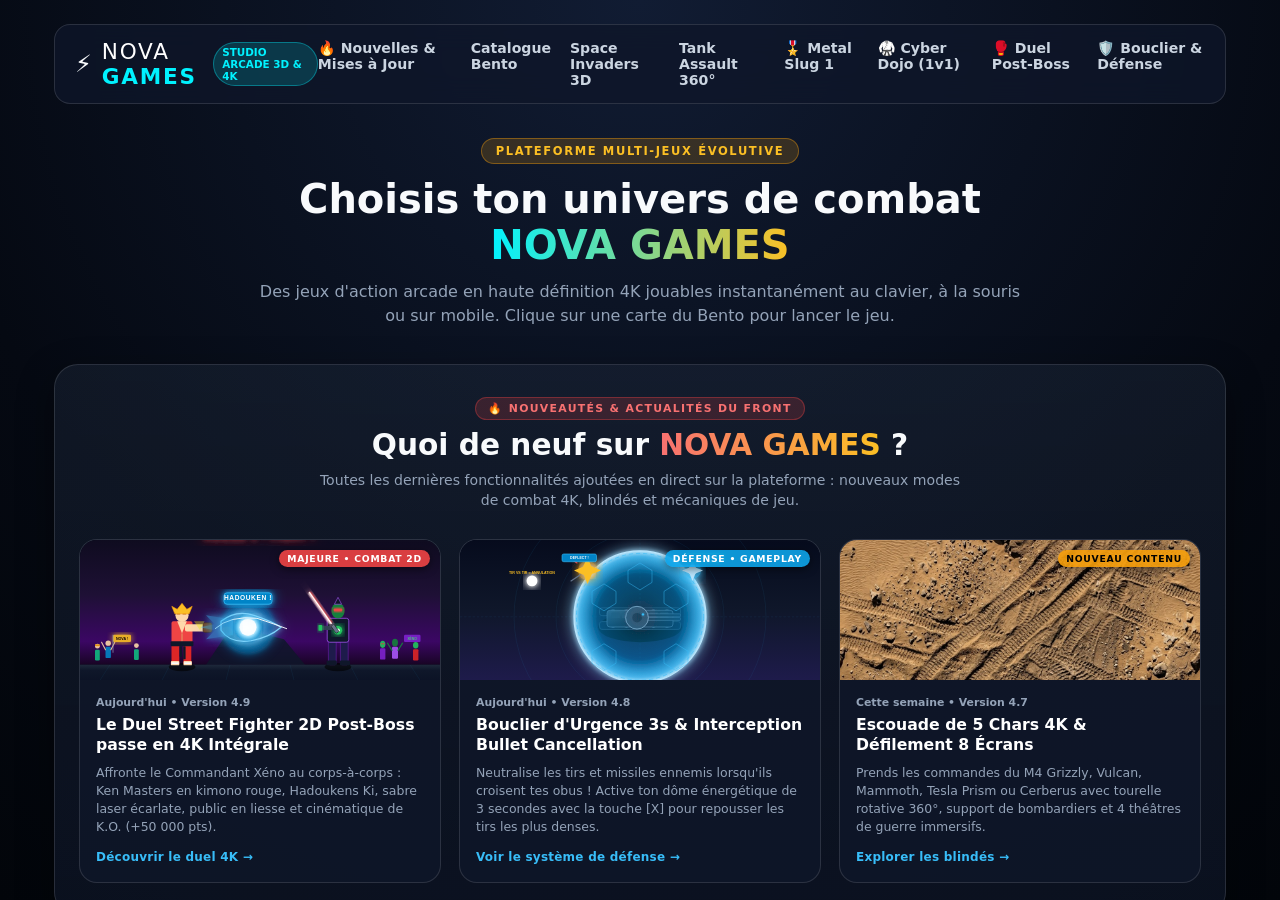
<file: index.html>
<!DOCTYPE html>
<html lang="fr">
<head>
  <meta charset="UTF-8">
  <meta name="viewport" content="width=device-width, initial-scale=1.0">
  <title>NOVA Dual Warfare V4 — Space Invaders 3D & Tank Assault</title>
  
  <!-- Open Graph / Social Media -->
  <meta property="og:title" content="NOVA Dual Warfare V4 — Space Invaders 3D & Tank Assault">
  <meta property="og:description" content="2 Jeux en 1 : Défendez l'espace dans NOVA Space Invaders 3D ou prenez les commandes d'un blindé à tourelle 360° dans NOVA Tank Assault !">
  <meta property="og:image" content="https://nova-space-invaders.vercel.app/og-image.png">
  <meta property="og:url" content="https://nova-space-invaders.vercel.app">
  <meta property="og:type" content="website">
  
  <!-- Twitter -->
  <meta name="twitter:card" content="summary_large_image">
  <meta name="twitter:title" content="NOVA Dual Warfare V4 — Space Invaders 3D & Tank Assault">
  <meta name="twitter:description" content="2 Jeux en 1 : Défendez l'espace dans NOVA Space Invaders 3D ou prenez les commandes d'un blindé à tourelle 360° dans NOVA Tank Assault !">
  <meta name="twitter:image" content="https://nova-space-invaders.vercel.app/og-image.png">

  <link rel="stylesheet" href="styles.css?v=54">
</head>
<body data-biome="campagne" data-game="space">
  <!-- =========================================================
       PORTAIL D'ACCUEIL : NOVA GAMES (BENTO GRID + DESCRIPTIONS)
       ========================================================= -->
  <section id="novaGamesPortal" class="nova-portal">
    <div class="portal-container">
      <header class="portal-header">
        <div class="portal-brand">
          <span class="portal-logo-icon">⚡</span>
          <span class="portal-logo-text">NOVA <strong>GAMES</strong></span>
          <span class="portal-tag">STUDIO ARCADE 3D & 4K</span>
        </div>
        <nav class="portal-nav">
          <a href="#portalNews" class="portal-nav-link">🔥 Nouvelles & Mises à Jour</a>
          <a href="#bentoCatalog" class="portal-nav-link">Catalogue Bento</a>
          <a href="#descSpaceInvaders" class="portal-nav-link">Space Invaders 3D</a>
          <a href="#descTankAssault" class="portal-nav-link">Tank Assault 360°</a>
          <a href="#descMetalSlug" class="portal-nav-link">🎖️ Metal Slug 1</a>
          <a href="#descCyberDojo" class="portal-nav-link">🥋 Cyber Dojo (1v1)</a>
          <a href="#descNovaFighter" class="portal-nav-link">🥊 Duel Post-Boss</a>
          <a href="#descDefense" class="portal-nav-link">🛡️ Bouclier & Défense</a>
        </nav>
      </header>

      <div class="portal-hero">
        <div class="portal-hero-badge">PLATEFORME MULTI-JEUX ÉVOLUTIVE</div>
        <h1 class="portal-hero-title">Choisis ton univers de combat <span>NOVA GAMES</span></h1>
        <p class="portal-hero-sub">Des jeux d'action arcade en haute définition 4K jouables instantanément au clavier, à la souris ou sur mobile. Clique sur une carte du Bento pour lancer le jeu.</p>
      </div>

      <!-- SECTION DERNIÈRES NOUVELLES & ACTUALITÉS NOVA GAMES -->
      <section id="portalNews" class="portal-news-section">
        <div class="news-header">
          <div class="news-badge">🔥 NOUVEAUTÉS & ACTUALITÉS DU FRONT</div>
          <h2 class="news-title">Quoi de neuf sur <span>NOVA GAMES</span> ?</h2>
          <p class="news-sub">Toutes les dernières fonctionnalités ajoutées en direct sur la plateforme : nouveaux modes de combat 4K, blindés et mécaniques de jeu.</p>
        </div>

        <div class="portal-news-grid">
          <!-- News Card 1 : Duel 2D Street Fighter 4K -->
          <article class="news-card" onclick="document.getElementById('descNovaFighter').scrollIntoView({ behavior: 'smooth' });">
            <div class="news-card-thumb">
              <img src="duel_street_fighter_showcase.svg" alt="Duel Street Fighter 4K" class="news-img">
              <span class="news-tag tag-red">MAJEURE • COMBAT 2D</span>
            </div>
            <div class="news-card-body">
              <div class="news-date">Aujourd'hui • Version 4.9</div>
              <h3>Le Duel Street Fighter 2D Post-Boss passe en 4K Intégrale</h3>
              <p>Affronte le Commandant Xéno au corps-à-corps : Ken Masters en kimono rouge, Hadoukens Ki, sabre laser écarlate, public en liesse et cinématique de K.O. (+50 000 pts).</p>
              <div class="news-card-footer">
                <span class="news-link">Découvrir le duel 4K →</span>
              </div>
            </div>
          </article>

          <!-- News Card 2 : Bouclier & Interception de Tirs -->
          <article class="news-card" onclick="document.getElementById('descDefense').scrollIntoView({ behavior: 'smooth' });">
            <div class="news-card-thumb">
              <img src="shield_defense_showcase.svg" alt="Bouclier 3s et Tir vs Tir" class="news-img">
              <span class="news-tag tag-cyan">DÉFENSE • GAMEPLAY</span>
            </div>
            <div class="news-card-body">
              <div class="news-date">Aujourd'hui • Version 4.8</div>
              <h3>Bouclier d'Urgence 3s & Interception Bullet Cancellation</h3>
              <p>Neutralise les tirs et missiles ennemis lorsqu'ils croisent tes obus ! Active ton dôme énergétique de 3 secondes avec la touche [X] pour repousser les tirs les plus denses.</p>
              <div class="news-card-footer">
                <span class="news-link">Voir le système de défense →</span>
              </div>
            </div>
          </article>

          <!-- News Card 3 : 5 Blindés & Nouveaux Théâtres -->
          <article class="news-card" onclick="document.getElementById('descTankAssault').scrollIntoView({ behavior: 'smooth' });">
            <div class="news-card-thumb">
              <img src="bg_tank_desert_4k.jpg" alt="Tank Assault 5 Chars" class="news-img">
              <span class="news-tag tag-amber">NOUVEAU CONTENU</span>
            </div>
            <div class="news-card-body">
              <div class="news-date">Cette semaine • Version 4.7</div>
              <h3>Escouade de 5 Chars 4K & Défilement 8 Écrans</h3>
              <p>Prends les commandes du M4 Grizzly, Vulcan, Mammoth, Tesla Prism ou Cerberus avec tourelle rotative 360°, support de bombardiers et 4 théâtres de guerre immersifs.</p>
              <div class="news-card-footer">
                <span class="news-link">Explorer les blindés →</span>
              </div>
            </div>
          </article>
        </div>
      </section>

      <!-- SECTION BENTO POUR LES JEUX -->
      <div id="bentoCatalog" class="bento-grid">
        <!-- Carte Bento Principale 1 : NOVA SPACE INVADERS 3D -->
        <article class="bento-card bento-featured bento-space" data-launch-game="space">
          <img src="bg_campagne_4k.jpg" alt="Nova Space Invaders 3D" class="bento-bg">
          <div class="bento-overlay"></div>
          <div class="bento-content">
            <div class="bento-top-row">
              <span class="bento-pill">JEU #1 • SHOOT 'EM UP SPATIAL</span>
              <span class="bento-status">DISPONIBLE EN 4K</span>
            </div>
            <div class="bento-main-info">
              <div class="bento-floating-sprites">
                <img src="ship_nova.png" alt="Nova Ship" class="bento-sprite">
                <img src="enemy_campagne_wasp_4k.png" alt="Drone 4K" class="bento-sprite">
              </div>
              <h2>🚀 NOVA SPACE INVADERS 3D</h2>
              <p>Défends la Terre à travers 3 Biomes 3D 4K (Campagne, Montagne, Océan) avec 5 vaisseaux, 8 armes tactiques et des dialogues Comm-Link interactifs.</p>
              <div class="bento-actions">
                <button class="bento-play-btn" data-launch-game="space">▶ JOUER À SPACE INVADERS</button>
                <a href="#descSpaceInvaders" class="bento-info-link" onclick="event.stopPropagation();">Voir la fiche ↓</a>
              </div>
            </div>
          </div>
        </article>

        <!-- Carte Bento Principale 2 : NOVA TANK ASSAULT 360° -->
        <article class="bento-card bento-featured bento-tank" data-launch-game="tank">
          <img src="bg_tank_ww2_4k.jpg" alt="Nova Tank Assault 360" class="bento-bg">
          <div class="bento-overlay"></div>
          <div class="bento-content">
            <div class="bento-top-row">
              <span class="bento-pill bento-pill-amber">JEU #2 • BEAT 'EM ALL TERRESTRE</span>
              <span class="bento-status bento-status-amber">NOUVEAU • VUE DRONE 90°</span>
            </div>
            <div class="bento-main-info">
              <div class="bento-floating-sprites">
                <img src="tank_chassis_4k.png" alt="Tank 4K" class="bento-sprite">
                <img src="tank_enemy_predator_4k.png" alt="Predator 4K" class="bento-sprite">
              </div>
              <h2>🛡️ NOVA TANK ASSAULT 360°</h2>
              <p>Pilote un blindé en vue aérienne sur une route sinueuse de 8 écrans : braque à gauche/droite dans les virages, ramasse les caisses bonus, tourne ta tourelle à 360° et appelle les bombardiers !</p>
              <div class="bento-actions">
                <button class="bento-play-btn bento-play-amber" data-launch-game="tank">▶ JOUER À TANK ASSAULT</button>
                <a href="#descTankAssault" class="bento-info-link" onclick="event.stopPropagation();">Voir la fiche ↓</a>
              </div>
            </div>
          </div>
        </article>

        <!-- Carte Bento Principale 3 : DUEL 2D STREET FIGHTER (CLIMAX POST-BOSS) -->
        <article class="bento-card bento-featured bento-duel" onclick="document.getElementById('descNovaFighter').scrollIntoView({ behavior: 'smooth' });">
          <img src="duel_street_fighter_showcase.svg" alt="Duel 2D Street Fighter Ken Masters vs Commandant Xéno" class="bento-bg">
          <div class="bento-overlay bento-overlay-red"></div>
          <div class="bento-content">
            <div class="bento-top-row">
              <span class="bento-pill bento-pill-red">NOUVEAU GAMEPLAY • COMBAT 2D</span>
              <span class="bento-status bento-status-red">CLIMAX POST-BOSS EN ARÈNE</span>
            </div>
            <div class="bento-main-info">
              <h2>🥊 LE DUEL 2D STREET FIGHTER // KEN MASTERS</h2>
              <p>À chaque Boss terrassé, descends de ton blindé ou de ton vaisseau ! Incarne <strong>Ken Masters</strong> en tenue rouge et affronte le <strong>Commandant Xéno</strong> au corps-à-corps dans une arène 2D rythmée par la foule : Hadoukens dévastateurs, coups de poing, coups de pied, sabre laser alien et cinématique de K.O. pour un bonus de <strong>+50 000 PTS</strong> !</p>
              <div class="bento-actions">
                <button class="bento-play-btn bento-play-red" data-launch-game="tank">▶ COMBATTRE EN MODE TANK</button>
                <button class="bento-play-btn" data-launch-game="space">🚀 COMBATTRE EN MODE SPATIAL</button>
                <a href="#descNovaFighter" class="bento-info-link" onclick="event.stopPropagation();">Voir la fiche du duel ↓</a>
              </div>
            </div>
          </div>
        </article>

        <!-- Bento Slot 3 : Arsenal Partagé -->
        <div class="bento-card bento-small bento-arsenal">
          <div class="bento-small-icon">⚡</div>
          <h3>Arsenal Cross-Play (8 Armes)</h3>
          <p>Twin Gatling, Triple Harpon, Cryo-Faisceau, Canon Plasma, Railgun Tesla, Torpille HE et Cluster Bomb disponibles dans chaque jeu.</p>
        </div>

        <!-- Bento Slot 4 : Bouclier & Bullet Cancellation -->
        <div class="bento-card bento-small bento-shield" onclick="document.getElementById('descDefense').scrollIntoView({ behavior: 'smooth' });">
          <img src="shield_defense_showcase.svg" alt="Bouclier et Interception" class="bento-bg" style="opacity: 0.35;">
          <div class="bento-overlay"></div>
          <div class="bento-content" style="position: relative; z-index: 2;">
            <div class="bento-small-icon">🛡️</div>
            <h3>Bouclier 3s & Interception Tir vs Tir</h3>
            <p>Neutralise les missiles ennemis en plein vol et active un dôme énergétique de 3s (3 charges/partie) avec la touche [X] !</p>
          </div>
        </div>

        <!-- Bento Slot 4 : Support Aérien & Boss -->
        <div class="bento-card bento-small bento-airstrike">
          <div class="bento-small-icon">✈️</div>
          <h3>Frappe Aérienne & Grands Boss</h3>
          <p>Appelle une escadrille de bombardiers lourds pour nettoyer la route et affronte un Boss géant à la fin de chaque niveau.</p>
        </div>

        <!-- Carte Bento Principale 4 : JEU #3 - NOVA IRON COMMANDO // METAL SLUG 1 REMAKE -->
        <article class="bento-card bento-featured bento-slug" data-launch-game="slug">
          <img src="bg_tank_predator_4k.jpg" alt="Metal Slug 1 Remake" class="bento-bg" style="opacity: 0.55;">
          <div class="bento-overlay"></div>
          <div class="bento-content">
            <div class="bento-top-row">
              <span class="bento-pill bento-pill-slug">JEU #3 • RUN & GUN 2D ARCADE 60 FPS</span>
              <span class="bento-status bento-status-slug">DISPONIBLE • MISSION 1</span>
            </div>
            <div class="bento-main-info">
              <div class="bento-floating-sprites">
                <img src="pilot_valentin.png" alt="Marco Rossi" class="bento-sprite" style="border-radius: 50%; border: 2px solid #22c55e;">
                <img src="tank_vulcan.png" alt="Metal Slug SV-001" class="bento-sprite">
              </div>
              <h2>🎖️ NOVA IRON COMMANDO // METAL SLUG 1 REMAKE</h2>
              <p>Reprogrammation intégrale de <strong>Metal Slug 1 (1996)</strong> : traverse la jungle fluviale de la Mission 1, libère les otages P.O.W. (<em>"Thank you!"</em>), tranche l'infanterie au couteau, ramasse le <strong>Heavy Machine Gun</strong>, pilote le mythique tank <strong>SV-001 Metal Slug</strong> et détruis le Boss géant <strong>Tetsuyuki</strong> !</p>
              <div class="bento-actions">
                <button class="bento-play-btn bento-play-slug" data-launch-game="slug">▶ JOUER À METAL SLUG (MISSION 1)</button>
                <a href="#descMetalSlug" class="bento-info-link" onclick="event.stopPropagation();">Voir la fiche ↓</a>
              </div>
            </div>
          </div>
        </article>

        <!-- Carte Bento Principale 5 : JEU #4 - NOVA CYBER DOJO 128-BIT (BEST OF 3) -->
        <article class="bento-card bento-featured bento-dojo" data-launch-game="dojo">
          <img src="cyber_dojo_bg.jpg" alt="Nova Cyber Dojo 128-bit" class="bento-bg" style="opacity: 0.65;">
          <div class="bento-overlay"></div>
          <div class="bento-content">
            <div class="bento-top-row">
              <span class="bento-pill bento-pill-dojo">JEU #4 • VERSUS FIGHTING 128-BIT</span>
              <span class="bento-status bento-status-dojo">ARCADE SOLO • BEST OF 3</span>
            </div>
            <div class="bento-main-info">
              <div class="bento-floating-sprites">
                <img src="dojo_sprite_ken.png" alt="Ken Masters" class="bento-sprite" style="height: 60px; filter: drop-shadow(0 0 8px rgba(239, 68, 68, 0.8));">
                <img src="dojo_sprite_shadow_ken.png" alt="Shadow Ken" class="bento-sprite" style="height: 60px; filter: drop-shadow(0 0 8px rgba(168, 85, 247, 0.8));">
              </div>
              <h2>🥋 NOVA CYBER DOJO 128-BIT // KEN MASTERS VS SHADOW KEN</h2>
              <p>Jeu de combat 2D rétro arcade inspiré de <em>Street Fighter Alpha</em> et <em>Capcom vs SNK</em>. Incarne <strong>Ken Masters</strong> en match officiel <strong>Best of 3 Rounds</strong> face à son doppelgänger <strong>Shadow Ken</strong> : Hadouken plasma, Shoryuken de flammes, Tatsumaki, Garde active [Q/←] et jauge de Ki 100% pour déclencher le titanesque <strong>Super Shinryuken</strong> !</p>
              <div class="bento-actions">
                <button class="bento-play-btn bento-play-dojo" data-launch-game="dojo">▶ ENTRER DANS LE DOJO (BEST OF 3)</button>
                <a href="#descCyberDojo" class="bento-info-link" onclick="event.stopPropagation();">Voir la fiche & coups ↓</a>
              </div>
            </div>
          </div>
        </article>
      </div>

      <!-- SECTIONS DESCRIPTIVES DÉTAILLÉES PAR JEU EN BAS DE PAGE -->
      <div class="portal-descriptions">
        <div class="portal-section-header">
          <span>ENCYCLOPÉDIE & PRÉSENTATION DES JEUX</span>
          <h2>Découvre chaque jeu du catalogue NOVA GAMES en détail</h2>
        </div>

        <!-- Section Descriptive Jeu 1 -->
        <section id="descSpaceInvaders" class="game-detail-section">
          <div class="detail-visual">
            <img src="bg_montagne_4k.jpg" alt="Space Invaders 3D Montagne" class="detail-bg-img">
            <div class="detail-Visual-badges">
              <span>🌾 Campagne 3D</span>
              <span>🏔️ Montagne 3D</span>
              <span>🌊 Océan 3D</span>
            </div>
          </div>
          <div class="detail-text">
            <div class="detail-tag">FICHE OFFICIELLE • JEU #1</div>
            <h3>🚀 NOVA SPACE INVADERS 3D — Tactical Biomes</h3>
            <p>Un Shoot 'em Up spatial revisité en profondeur avec de véritables panoramas 3D 4K et une faune ennemie propre à chaque secteur terrestre et sous-marin.</p>
            <ul class="detail-features">
              <li><strong>3 Biomes 3D 4K</strong> : Collines dorées de Beauce, sommets glacés du Mont-Blanc et abysses bioluminescents de la Fosse des Mariannes.</li>
              <li><strong>5 Vaisseaux & 8 Armes au choix</strong> : Personnalise indépendamment ton chasseur (Nova, Viper, Goliath, Phantom, Orion) et ton armement principal.</li>
              <li><strong>Comm-Link Interactif</strong> : Boîte de dialogue radio en temps réel entre ton pilote et les Seigneurs Ennemis avec réponses tactiques.</li>
              <li><strong>Contrôles Hybrides</strong> : Jouable à une main à la souris (déplacement + clic + molette d'armes), au clavier ou au tactile sur mobile.</li>
              <li><strong>Climax Post-Boss & Défense Active</strong> : Élimine le Boss pour déclencher le duel 2D Ken Masters façon Street Fighter et utilise le bouclier 3s (`[X]`) pour repousser les tirs les plus denses !</li>
            </ul>
            <button class="bento-play-btn" data-launch-game="space">🚀 LANCER NOVA SPACE INVADERS 3D</button>
          </div>
        </section>

        <!-- Section Descriptive Jeu 2 -->
        <section id="descTankAssault" class="game-detail-section detail-reverse">
          <div class="detail-visual">
            <img src="bg_tank_desert_4k.jpg" alt="Tank Assault Vue Aérienne" class="detail-bg-img">
            <div class="detail-Visual-badges">
              <span>🪖 WW2 1944</span>
              <span>🏜️ Désert</span>
              <span>🛸 Alien Xéno</span>
              <span>🩸 Predator Hunt</span>
            </div>
          </div>
          <div class="detail-text">
            <div class="detail-tag detail-tag-amber">FICHE OFFICIELLE • JEU #2</div>
            <h3>🛡️ NOVA TANK ASSAULT 360° — Beat 'em All Terrestre</h3>
            <p>Prends les commandes d'un char d'assaut suréquipé en <strong>vue aérienne 100 % au sol</strong>. La caméra suit ton blindé le long d'une route sinueuse de 8 écrans jusqu'à la forteresse du Boss.</p>
            <ul class="detail-features">
              <li><strong>Route Sinueuse & Pilotage Actif</strong> : La route tourne à gauche et à droite ! Utilise les flèches pour braquer, suivre le tracé du chemin et éviter les sorties de piste.</li>
              <li><strong>Tourelle Rotative 360° + Canon Frontal</strong> : Pendant que le véhicule avance, oriente ton canon dans toutes les directions pour détruire les tourelles et embuscades sur les bas-côtés.</li>
              <li><strong>Bonus sur la Route & Bombardiers Alliés</strong> : Roule sur les caisses de ravitaillement posées sur la chaussée et appelle une escadrille de 3 bombardiers lourds (`[B]`) pour larguer un tapis de bombes.</li>
              <li><strong>4 Thèmes & 5 Niveaux avec Boss</strong> : Seconde Guerre Mondiale, Campagne du Désert, Invasion Extraterrestre et Jungle Predator (avec chasseurs camouflés et viseur tri-laser).</li>
              <li><strong>Duel au Corps-à-Corps Post-Boss</strong> : Dès que le Boss d'un niveau s'effondre, ton pilote descend du char en kimono rouge pour affronter le chef alien en duel 2D Street Fighter avec Hadoukens et +50 000 pts bonus !</li>
            </ul>
            <button class="bento-play-btn bento-play-amber" data-launch-game="tank">🛡️ LANCER NOVA TANK ASSAULT 360°</button>
          </div>
        </section>

        <!-- Section Descriptive : JEU #3 - METAL SLUG 1 REMAKE -->
        <section id="descMetalSlug" class="game-detail-section slug-detail-section" style="border: 2px solid rgba(34, 197, 94, 0.45); background: radial-gradient(circle at 10% 50%, rgba(22, 101, 52, 0.3) 0%, rgba(15, 23, 42, 0.95) 70%);">
          <div class="detail-visual">
            <img src="bg_tank_predator_4k.jpg" alt="Metal Slug 1 Remake Showcase" class="detail-bg-img" style="border: 2px solid rgba(74, 222, 128, 0.45); box-shadow: 0 12px 35px rgba(34, 197, 94, 0.35);">
            <div class="detail-Visual-badges">
              <span>🎖️ Metal Slug 1</span>
              <span>💣 Heavy Machine Gun</span>
              <span>🛡️ SV-001 Tank</span>
              <span>🪓 Couteau Corps-à-Corps</span>
            </div>
          </div>
          <div class="detail-text">
            <div class="detail-tag detail-tag-green" style="background: rgba(34, 197, 94, 0.2); color: #86efac; border: 1px solid rgba(34, 197, 94, 0.45);">JEU #3 • RUN & GUN 2D PUR ARCADE</div>
            <h3>🎖️ NOVA IRON COMMANDO // Metal Slug 1 Remake</h3>
            <p>La légende de l'arcade Neo-Geo de 1996 réécrite à neuf pour navigateur et PC ! Incarne <strong>Marco Rossi</strong> ou <strong>Tarma Roving</strong> dans une guerre d'action effrénée à 60 FPS.</p>
            <ul class="detail-features">
              <li><strong>Maniabilité Neo-Geo Authentique</strong> : Course, accroupissement pour esquiver les tirs, saut parabolique à hauteur réglable, visée 4-8 directions et attaque automatique au couteau à bout portant.</li>
              <li><strong>Arsenal Dévastateur & Voix Off Mythique</strong> : Pistolet de service, grenades à rebond, et caisses de largage commentées par l'annonceur d'arcade (<em>"HEAVY MACHINE GUN !", "SHOTGUN !", "ROCKET LAUNCHER !"</em>).</li>
              <li><strong>Le Tank SV-001 "Metal Slug"</strong> : Saute dans le blindé mythique parachuté en cours de mission pour écraser les tranchées rebelles avec sa double Gatling 360° et ses obus perforants !</li>
              <li><strong>Sauvetage d'Otages P.O.W.</strong> : Libère les prisonniers de guerre barbus pour recevoir des munitions et des récompenses avec leur célèbre salut (<em>"Thank you!"</em>).</li>
              <li><strong>Boss Géant Mission 1 — TETSUYUKI</strong> : Pulvérise la forteresse fluviale construite dans l'épave d'un bombardier géant quadrimoteur !</li>
            </ul>
            <div class="bento-actions">
              <button class="bento-play-btn bento-play-slug" data-launch-game="slug">▶ DÉMARRER LA MISSION 1 METAL SLUG</button>
            </div>
          </div>
        </section>

        <!-- Section Descriptive Climax : DUEL STREET FIGHTER POST-BOSS -->
        <section id="descNovaFighter" class="game-detail-section fighter-detail-section">
          <div class="detail-visual">
            <img src="duel_street_fighter_showcase.svg" alt="Showcase Duel 2D Street Fighter Ken Masters" class="detail-bg-img" style="border: 2px solid rgba(239, 68, 68, 0.45); box-shadow: 0 12px 35px rgba(239, 68, 68, 0.35);">
            <div class="detail-Visual-badges">
              <span>🥋 Ken Masters</span>
              <span>⚡ Hadouken</span>
              <span>⚔️ Sabre Laser</span>
              <span>🏆 +50 000 Pts</span>
            </div>
          </div>
          <div class="detail-text">
            <div class="detail-tag detail-tag-red">FEATURE MAJEURE • TOUS MODES</div>
            <h3>🥊 NOVA FIGHTER // Le Duel 2D Street Fighter Post-Boss</h3>
            <p>La bataille ne s'arrête pas à la destruction du Boss mécanique ! Dès que le mastodonte explose, le <strong>Commandant Xéno</strong> s'éjecte de son cockpit et le joueur descend de son véhicule pour un <strong>affrontement au corps-à-corps en vue 2D latérale</strong>.</p>
            <ul class="detail-features">
              <li><strong>Combattant Ken Masters</strong> : Incarne le célèbre guerrier en kimono rouge et cheveux blonds. Décoche des coups de poing rapides (`[A]`), des coups de pied circulaires (`[Z]`) et saute par-dessus les tirs (`[↑]`).</li>
              <li><strong>Boules d'Énergie HADOUKEN (`[E]`)</strong> : Projette des sphères de plasma bleu incandescent qui traversent l'arène et peuvent neutraliser les lasers ennemis en plein vol !</li>
              <li><strong>Commandant Xéno & Sabre Laser</strong> : L'ennemi riposte à distance avec son fusil blaster et dégaine un sabre laser écarlate étincelant en combat rapproché.</li>
              <li><strong>Public en Délire & Cinématique de K.O.</strong> : Soldats humains à gauche et créatures xénos à droite acclament chaque frappe. Le K.O. final déclenche une pluie de confettis et un bonus massif de <strong>+50 000 points</strong> !</li>
            </ul>
            <div class="bento-actions">
              <button class="bento-play-btn bento-play-red" data-launch-game="tank">🥊 COMBATTRE (MODE TANK)</button>
              <button class="bento-play-btn" data-launch-game="space">🚀 COMBATTRE (MODE SPATIAL)</button>
            </div>
          </div>
        </section>

        <!-- Section Descriptive : BOUCLIER D'URGENCE & BULLET CANCELLATION -->
        <section id="descDefense" class="game-detail-section detail-reverse defense-detail-section">
          <div class="detail-visual">
            <img src="shield_defense_showcase.svg" alt="Showcase Bouclier et Interception de Tirs" class="detail-bg-img" style="border: 2px solid rgba(56, 189, 248, 0.45); box-shadow: 0 12px 35px rgba(56, 189, 248, 0.35);">
            <div class="detail-Visual-badges">
              <span>🛡️ Bouclier 3s</span>
              <span>💥 Tir vs Tir</span>
              <span>⚡ 3 Charges</span>
              <span>🎯 +50 Pts</span>
            </div>
          </div>
          <div class="detail-text">
            <div class="detail-tag detail-tag-cyan">SYSTÈME DE DÉFENSE TACTIQUE</div>
            <h3>🛡️ Dôme d'Énergie 3s & Interception Bullet Cancellation</h3>
            <p>Une physique d'impact avancée pour récompenser les tirs réflexes et offrir une survie héroïque lors des pluies de projectiles les plus intenses.</p>
            <ul class="detail-features">
              <li><strong>Interception Tir contre Tir</strong> : Si ton tir croise un projectile ou missile ennemi, les deux s'annulent mutuellement dans une gerbe d'étincelles avec un bonus de score immédiat (+50 pts) !</li>
              <li><strong>Bouclier d'Urgence Invulnérable (`[X]` ou `[C]`)</strong> : Déploie instantanément une sphère de force hexagonale cyan pendant <strong>3 secondes</strong> (3 activations par partie). Dévie 100 % des impacts.</li>
              <li><strong>Contrôles Dédiés Mobile & Desktop</strong> : Bouton d'activation direct sur le HUD desktop et sur le dock tactile mobile pour déclencher le dôme en une fraction de seconde.</li>
            </ul>
            <button class="bento-play-btn" data-launch-game="space">🛡️ TESTER LE BOUCLIER EN JEU</button>
          </div>
        </section>
      </div>

      <footer class="portal-footer">
        <div>© 2026 <strong>NOVA GAMES</strong> — Plateforme Arcade Web & Mobile • Zéro installation</div>
      </footer>
    </div>
  </section>

  <aside class="sidebar" id="mainSidebar">
    <div class="sidebar-header-row">
      <h1>NOVA Games <span class="v-badge" id="gameModeBadge">V4</span></h1>
      <button id="sidebarCollapseHeaderBtn" class="sidebar-collapse-btn" title="Rétracter le menu latéral (Touche M)">◀</button>
    </div>
    <button id="backToPortalSidebarBtn" class="portal-back-sidebar-btn" title="Retourner à l'accueil Nova Games">🏠 Accueil Nova Games</button>
    
    <div class="stat-box stat-biome">
      <div class="label" id="sectorLabel">Secteur 3D</div>
      <div class="value biome-badge" id="biomeDisplay">🌾 Campagne</div>
    </div>

    <div class="stat-box">
      <div class="label">Score</div>
      <div class="value score" id="score">0</div>
    </div>
    
    <div class="stat-box stat-record">
      <div class="label">Record</div>
      <div class="value highscore" id="highScore">0</div>
    </div>
    
    <div class="stat-box">
      <div class="label">Blindage</div>
      <div class="value lives" id="lives">3</div>
    </div>
    
    <div class="stat-box">
      <div class="label" id="waveLabel">Vague</div>
      <div class="value wave" id="wave">1</div>
    </div>

    <!-- Jauge Support Aérien (Visible en mode Tank Assault) -->
    <div class="stat-box stat-airstrike" id="airstrikeHudBox" style="display: none;">
      <div class="label">Support Aérien</div>
      <button id="hudAirstrikeBtn" class="airstrike-hud-btn" title="Appeler les Bombardiers (Touche B)">
        ✈️ BOMBARDIER (<span id="airstrikeCount">2</span>)
      </button>
    </div>

    <!-- Jauge Bouclier d'Urgence (Commun aux 2 Jeux) -->
    <div class="stat-box stat-shield" id="shieldHudBox">
      <div class="label">Défense Tactique</div>
      <button id="hudShieldBtn" class="shield-hud-btn" title="Bouclier Invulnérable 3s (Touche X ou C)">
        🛡️ BOUCLIER (<span id="shieldCount">3</span>)
      </button>
    </div>
    
    <div class="stat-box stat-weapon">
      <div class="label">Arme Active</div>
      <div class="value weapon" id="weapon">Laser Simple</div>
      <div class="weapon-timer">
        <div class="weapon-timer-bar" id="weaponTimer"></div>
      </div>
      <!-- Sélecteur rapide d'armement en direct -->
      <div class="hud-weapon-dock" id="hudWeaponDock" title="Changer d'arme principale (Touches 1-8)">
        <button class="hud-wpn-btn active" data-weapon="normal">1:Laser</button>
        <button class="hud-wpn-btn" data-weapon="rapid">2:Gatling</button>
        <button class="hud-wpn-btn" data-weapon="triple">3:Triple</button>
        <button class="hud-wpn-btn" data-weapon="spread">4:Cryo/Arc</button>
        <button class="hud-wpn-btn" data-weapon="plasma">5:Plasma</button>
        <button class="hud-wpn-btn" data-weapon="railgun">6:Railgun</button>
        <button class="hud-wpn-btn" data-weapon="deflagration">7:Torpille</button>
        <button class="hud-wpn-btn" data-weapon="fragbomb">8:Cluster</button>
      </div>
    </div>
    
    <div class="stat-box stat-radar" style="flex: 1; min-height: 70px;">
      <div class="label">Radar & Télémétrie</div>
      <div class="powerups-list" id="powerupLog">Systèmes 3D nominaux</div>
    </div>
    
    <div class="controls-info" id="controlsInfoBox">
      <div><kbd>Souris</kbd> ou <kbd>←</kbd><kbd>→</kbd><kbd>↑</kbd><kbd>↓</kbd> Pilotage</div>
      <div><kbd>X</kbd>/<kbd>C</kbd> Bouclier 3s • <kbd>B</kbd> Bombardiers</div>
      <div>Duel : <kbd>A</kbd> Poing • <kbd>Z</kbd> Pied • <kbd>E</kbd> Hadouken</div>
    </div>
  </aside>
  
  <main class="game-area" id="gameArea">
    <canvas id="gameCanvas" width="960" height="600"></canvas>
    <button id="floatingSidebarToggle" class="floating-sidebar-btn" title="Afficher / Masquer le menu latéral (Touche M)">
      <span id="floatingToggleIcon">◀</span> <span class="floating-btn-text">Menu</span>
    </button>
    <button id="pauseButton" class="pause-btn" title="Pause (P)">II</button>

    <!-- BOÎTE DE DIALOGUE TACTIQUE INTERACTIVE (COMM-LINK ENNEMI <-> PERSONNAGE) -->
    <div id="commLinkBox" class="comm-link-box">
      <div class="comm-side enemy-side">
        <img src="warlord_kaelen.png" id="commEnemyAvatar" class="comm-avatar enemy-avatar" alt="Commandant Ennemi">
        <div class="comm-meta">
          <div class="comm-speaker enemy-speaker" id="commEnemyName">QUEEN-VESPA-IX // ESSAIM</div>
          <div class="comm-text" id="commEnemyText">"Vos pâturages alimenteront nos moteurs, humain ! Rendez-vous !"</div>
        </div>
      </div>

      <div class="comm-center">
        <div class="comm-freq" id="commFreq">FREQ: 142.80 MHz // TAC-LINK 3D</div>
        <div class="comm-replies" id="commReplies">
          <button class="comm-reply-btn" data-reply="0">⚡ "Mangez du plasma, envahisseurs !"</button>
          <button class="comm-reply-btn" data-reply="1">🎯 "Verrouillage du vaisseau-mère en cours."</button>
          <button class="comm-reply-btn" data-reply="2">🛡️ "Jamais nous ne céderons ce secteur !"</button>
        </div>
      </div>

      <div class="comm-side pilot-side">
        <div class="comm-meta pilot-meta">
          <div class="comm-speaker pilot-speaker" id="commPilotName">LT. VALENTIN // NOVA</div>
          <div class="comm-text pilot-text" id="commPilotText">"Boucliers à 100%. Armement paré au feu !"</div>
        </div>
        <img src="pilot_valentin.png" id="commPilotAvatar" class="comm-avatar pilot-avatar" alt="Pilote Nova">
      </div>
    </div>
    
    <div class="overlay" id="overlay">
      <div class="overlay-top-nav">
        <button id="overlaySidebarToggle" class="overlay-nav-btn sidebar-toggle-btn" title="Rétracter / Déployer le menu latéral (Touche M)">
          <span id="overlaySidebarToggleIcon">◀</span> <span id="overlaySidebarToggleText">Masquer Menu</span>
        </button>
        <div class="briefing-top-badge">
          <span class="briefing-pulse-dot"></span>
          <span class="briefing-badge-text">CENTRE DE COMMANDEMENT TACTIQUE</span>
        </div>
        <button id="fullscreenToggleBtn" class="overlay-nav-btn fullscreen-btn" title="Basculer en Plein Écran (Recommandé sur Mobile/Tablette)">
          <span id="fullscreenIcon">⛶</span> <span id="fullscreenText">Plein Écran</span>
        </button>
      </div>
      <h2 id="overlayTitle">NOVA DUAL WARFARE // HUB ARCADE</h2>
      <p id="overlayMessage">Choisis ton Jeu, ton Théâtre d'Opérations, ton Véhicule et ton Armement !</p>
      
      <div id="bossTaunt" class="boss-taunt-overlay" style="display: none;">
        <img src="boss_ship.png" class="taunt-portrait" alt="Alien">
        <div class="taunt-dialogue">
          <h3 class="taunt-name">Commandant Ennemi</h3>
          <p id="tauntText"></p>
        </div>
      </div>

      <!-- ====== OPTIONS JEU 1 : SPACE INVADERS 3D ====== -->
      <div id="spaceConfigPanel" class="mode-config-panel">
        <!-- 1. SÉLECTEUR DE THÈME / BIOME 3D -->
        <div id="biomeSelection" class="biome-selection">
          <h3 class="ship-sel-title">1. Choisis ton Thème 3D (Biome Spatial)</h3>
          <div class="biomes-container">
            <div class="biome-card active" data-biome="campagne">
              <div class="biome-emoji"><img src="bg_campagne_4k.jpg" alt="Campagne" class="theater-thumb-img"></div>
              <div class="biome-title">Campagne 3D</div>
              <div class="biome-desc">Beauce Golden Hour • Collines, Moulins & Essaim Bio-Méca</div>
            </div>
            <div class="biome-card" data-biome="montagne">
              <div class="biome-emoji"><img src="bg_montagne_4k.jpg" alt="Montagne" class="theater-thumb-img"></div>
              <div class="biome-title">Montagne 3D</div>
              <div class="biome-desc">Alpes Mont-Blanc • Canyons Glacés, Blizzard & Golems/Wyvernes</div>
            </div>
            <div class="biome-card" data-biome="ocean">
              <div class="biome-emoji"><img src="bg_ocean_4k.jpg" alt="Océan" class="theater-thumb-img"></div>
              <div class="biome-title">Océan 3D</div>
              <div class="biome-desc">Fosse des Mariannes • Récifs Bioluminescents, Léviathans & Krakens</div>
            </div>
          </div>
        </div>
        
        <!-- 2. SÉLECTEUR DE VAISSEAU -->
        <div id="shipSelection" class="ship-selection">
          <h3 class="ship-sel-title">2. Choisis ton Vaisseau 3D</h3>
          <div class="ships-container">
            <div class="ship-card active" data-ship="nova">
              <img src="ship_nova.png" alt="Nova" class="ship-icon">
              <div class="ship-name">Nova</div>
              <div class="ship-stats">Équilibré</div>
            </div>
            <div class="ship-card" data-ship="viper">
              <img src="ship_swift.png" alt="Viper" class="ship-icon">
              <div class="ship-name">Viper</div>
              <div class="ship-stats">Rapide</div>
            </div>
            <div class="ship-card" data-ship="goliath">
              <img src="ship_titan.png" alt="Goliath" class="ship-icon">
              <div class="ship-name">Goliath</div>
              <div class="ship-stats">Blindé</div>
            </div>
            <div class="ship-card" data-ship="phantom">
              <img src="ship_ghost.png" alt="Phantom" class="ship-icon">
              <div class="ship-name">Phantom</div>
              <div class="ship-stats">Furtif</div>
            </div>
            <div class="ship-card" data-ship="orion">
              <img src="ship_orion.png" alt="Orion" class="ship-icon">
              <div class="ship-name">Orion</div>
              <div class="ship-stats">Tactique</div>
            </div>
          </div>
        </div>
      </div>

      <!-- ====== OPTIONS JEU 2 : NOVA TANK ASSAULT ====== -->
      <div id="tankConfigPanel" class="mode-config-panel" style="display: none;">
        <!-- 1. SÉLECTEUR DE THÈME TERRESTRE (4 THÈMES) -->
        <div id="tankThemeSelection" class="biome-selection">
          <h3 class="ship-sel-title">1. Choisis ton Théâtre d'Opérations (Défilement 8 Écrans)</h3>
          <div class="tank-themes-container">
            <div class="tank-theme-card active" data-tanktheme="ww2">
              <div class="biome-emoji">🪖</div>
              <div class="biome-title">Seconde Guerre (1944)</div>
              <div class="biome-desc">Bocage, Tranchées, Bunkers, Canons Pak-40 & Panzers</div>
            </div>
            <div class="tank-theme-card" data-tanktheme="desert">
              <div class="biome-emoji">🏜️</div>
              <div class="biome-title">Campagne du Désert</div>
              <div class="biome-desc">Dunes, Oasis Fortifiées, Buggies Lance-Missiles & Hélicos</div>
            </div>
            <div class="tank-theme-card" data-tanktheme="alien">
              <div class="biome-emoji">🛸</div>
              <div class="biome-title">Invasion Extraterrestre</div>
              <div class="biome-desc">Cratères Xéno, Pylônes Plasma, Tripodes & Chars Aliens</div>
            </div>
            <div class="tank-theme-card" data-tanktheme="predator">
              <div class="biome-emoji">🩸</div>
              <div class="biome-title">Monstres Predator</div>
              <div class="biome-desc">Jungle Bio-Hunt, Chasseurs Furtifs Tri-Laser & Bêtes Alpha</div>
            </div>
          </div>
        </div>

        <!-- 2. SÉLECTEUR DE TANK BLINDÉ -->
        <div id="tankSelection" class="ship-selection">
          <h3 class="ship-sel-title">2. Choisis ton Blindé 3D 4K (Tir Frontal + Tourelle Rotative 360°)</h3>
          <div class="ships-container tank-grid-5">
            <div class="tank-card active" data-tank="grizzly">
              <img src="tank_grizzly.png" alt="M4 Grizzly" class="ship-icon tank-showcase-img">
              <div class="ship-name">M4 Grizzly</div>
              <div class="ship-stats">Polyvalent • 105mm</div>
            </div>
            <div class="tank-card" data-tank="vulcan">
              <img src="tank_vulcan.png" alt="Vulcan" class="ship-icon tank-showcase-img">
              <div class="ship-name">Vulcan</div>
              <div class="ship-stats">Léger • Double Gatling</div>
            </div>
            <div class="tank-card" data-tank="mammoth">
              <img src="tank_mammoth.png" alt="Mammoth" class="ship-icon tank-showcase-img">
              <div class="ship-name">Mammoth</div>
              <div class="ship-stats">Colosse • Double 152mm</div>
            </div>
            <div class="tank-card" data-tank="tesla">
              <img src="tank_tesla.png" alt="Tesla Prism" class="ship-icon tank-showcase-img">
              <div class="ship-name">Tesla Prism</div>
              <div class="ship-stats">Hover • Électro-Arc</div>
            </div>
            <div class="tank-card" data-tank="cerberus">
              <img src="tank_cerberus.png" alt="Cerberus" class="ship-icon tank-showcase-img">
              <div class="ship-name">Cerberus</div>
              <div class="ship-stats">Lourd • Tri-Canon</div>
            </div>
          </div>
        </div>
      </div>

      <!-- ====== OPTIONS JEU 3 : NOVA IRON COMMANDO // METAL SLUG 1 REMAKE ====== -->
      <div id="slugConfigPanel" class="mode-config-panel" style="display: none;">
        <!-- 1. SÉLECTEUR DE COMMANDO -->
        <div id="slugCommandoSelection" class="biome-selection">
          <h3 class="ship-sel-title">1. Choisis ton Commando d'Élite</h3>
          <div class="slug-commando-grid">
            <div class="slug-commando-card active" data-commando="marco">
              <div class="biome-emoji">🎖️</div>
              <div class="ship-name" style="color: #4ade80; font-weight: 800;">Marco Rossi</div>
              <div class="ship-stats">Vétéran Peregrine Falcons • Tir Rapide</div>
              <span class="slug-badge-tank">SV-001 METAL SLUG READY</span>
            </div>
            <div class="slug-commando-card" data-commando="tarma">
              <div class="biome-emoji">🕶️</div>
              <div class="ship-name" style="color: #facc15; font-weight: 800;">Tarma Roving</div>
              <div class="ship-stats">Expert Mécanique • Blindage Accru</div>
              <span class="slug-badge-tank">VULCAN CANNON BOOST</span>
            </div>
          </div>
        </div>
        <!-- 2. THÉÂTRE DE MISSION METAL SLUG -->
        <div class="biome-selection" style="margin-top: 14px;">
          <h3 class="ship-sel-title">2. Mission Active : Jungle Fluviale & Forteresse Tetsuyuki</h3>
          <div class="biomes-container">
            <div class="biome-card active" style="border-color: #22c55e;">
              <div class="biome-emoji">🌴</div>
              <div class="biome-title">Mission 1 : Fleuve de la Jungle</div>
              <div class="biome-desc">Tranchées rebelles, Otages P.O.W. à libérer, largage du tank SV-001 & Boss Tetsuyuki</div>
            </div>
          </div>
        </div>
      </div>

      <!-- 3. SÉLECTEUR D'ARMEMENT INDÉPENDANT (COMMUN AUX 2 JEUX) -->
      <div id="weaponSelection" class="weapon-selection">
        <h3 class="ship-sel-title">3. Choisis ton Armement Principal</h3>
        <div class="weapons-container">
          <div class="weapon-card active" data-weapon="normal">
            <div class="wpn-icon">⚡</div>
            <div class="wpn-name">Agro-Laser / Obus</div>
            <div class="wpn-stats">Précis & Cadence std</div>
          </div>
          <div class="weapon-card" data-weapon="rapid">
            <div class="wpn-icon">🔥</div>
            <div class="wpn-name">Twin Gatling</div>
            <div class="wpn-stats">1 200 TPM Rapide</div>
          </div>
          <div class="weapon-card" data-weapon="triple">
            <div class="wpn-icon">🔱</div>
            <div class="wpn-name">Triple Harpon</div>
            <div class="wpn-stats">3 Vecteurs d'attaque</div>
          </div>
          <div class="weapon-card" data-weapon="spread">
            <div class="wpn-icon">❄️</div>
            <div class="wpn-name">Cryo-Faisceau</div>
            <div class="wpn-stats">Large éventail</div>
          </div>
          <div class="weapon-card" data-weapon="plasma">
            <div class="wpn-icon">🟣</div>
            <div class="wpn-name">Canon Plasma</div>
            <div class="wpn-stats">Lourd & Surpuissant</div>
          </div>
          <div class="weapon-card" data-weapon="railgun">
            <div class="wpn-icon">🔷</div>
            <div class="wpn-name">Railgun / Tesla</div>
            <div class="wpn-stats">Perforant Hyper-Vitesse</div>
          </div>
          <div class="weapon-card" data-weapon="deflagration">
            <div class="wpn-icon">🚀</div>
            <div class="wpn-name">Torpille / Obus HE</div>
            <div class="wpn-stats">Onde de choc AOE</div>
          </div>
          <div class="weapon-card" data-weapon="fragbomb">
            <div class="wpn-icon">💥</div>
            <div class="wpn-name">Cluster Bomb</div>
            <div class="wpn-stats">8 Sous-munitions</div>
          </div>
        </div>
      </div>

      <div class="settings-row">
        <div id="difficultySelection" class="control-group">
          <label>Difficulté : <span id="diffValueDisplay">Moyen</span></label>
          <input type="range" id="difficultySlider" min="1" max="10" value="5" class="diff-slider">
        </div>

        <div id="waveSelection" class="control-group">
          <label id="waveInputLabel">Niveau / Vague :</label>
          <div class="wave-input-container">
            <input type="number" id="startWaveInput" min="1" max="50" value="1" class="wave-input">
            <span class="sector-hint" id="sectorHint">Secteur 1 : Campagne 3D</span>
          </div>
        </div>
      </div>

      <div class="action-buttons-row">
        <button id="startButton" class="btn-primary">DÉMARRER LA MISSION</button>
        <button id="switchGameMenuBtn" class="btn-secondary">🏠 PORTAIL NOVA GAMES</button>
      </div>
    </div>

    <!-- Cutscene Overlay for Transitions -->
    <div id="cutsceneOverlay" class="cutscene-overlay hidden">
      <div class="hyper-jump-stars"></div>
      <img src="ship_nova.png" id="cinematicShip" class="cinematic-ship" alt="Ship">
      <div id="cinematicText" class="cinematic-text">Transition vers le nouveau secteur...</div>
    </div>
    <!-- Mobile Controls : Dock Bas Dédié + Tourelle 360° & Bombardiers en mode Tank -->
    <div id="mobileControls" class="mobile-controls">
      <div class="move-btns">
        <button id="btnUp" class="ctrl-btn up-btn">↑</button>
        <div class="horizontal-btns">
          <button id="btnLeft" class="ctrl-btn">←</button>
          <button id="btnRight" class="ctrl-btn">→</button>
        </div>
        <button id="btnDown" class="ctrl-btn down-btn">↓</button>
      </div>
      <div id="tankMobileTurretControls" class="tank-mobile-turret" style="display: none;">
        <button id="btnTurretLeft" class="ctrl-btn turret-btn" title="Tourner Canon Gauche">⟲</button>
        <button id="btnAirstrikeMobile" class="ctrl-btn airstrike-mob-btn" title="Support Aérien Bombardiers">✈️<span id="mobAirCount">2</span></button>
        <button id="btnShieldMobile" class="ctrl-btn shield-mob-btn" title="Bouclier d'Urgence 3s">🛡️<span id="mobShieldCount">3</span></button>
        <button id="btnTurretRight" class="ctrl-btn turret-btn" title="Tourner Canon Droite">⟳</button>
      </div>
      <!-- Commandes de Combat Rapproché 2D (Duel Street Fighter Post-Boss) -->
      <div id="duelMobileControls" class="duel-mobile-controls" style="display: none;">
        <button id="btnDuelPunch" class="duel-btn duel-punch">👊 POING</button>
        <button id="btnDuelKick" class="duel-btn duel-kick">🦵 PIED</button>
        <button id="btnDuelHadouken" class="duel-btn duel-hadouken">⚡ HADOUKEN</button>
        <button id="btnDuelJump" class="duel-btn duel-jump">⬆️ SAUT</button>
      </div>

      <!-- Commandes Tactiles Dédiées : METAL SLUG 1 REMAKE -->
      <div id="slugMobileControls" class="slug-mobile-controls" style="display: none;">
        <button id="btnSlugKnife" class="ctrl-btn" style="background: #166534; border: 2px solid #4ade80; color: #ffffff;" title="Couteau Corps-à-Corps">🪓</button>
        <button id="btnSlugJump" class="ctrl-btn" style="background: #1d4ed8; border: 2px solid #60a5fa; color: #ffffff;" title="Sauter / Entrer dans le Tank">⬆️ SAUT</button>
        <button id="btnSlugBomb" class="ctrl-btn" style="background: #b45309; border: 2px solid #fbbf24; color: #ffffff;" title="Lancer Grenade / Obus">💣 BOMB</button>
      </div>

      <!-- Commandes Tactiles Dédiées : NOVA CYBER DOJO (Combat 1v1) -->
      <div id="dojoMobileControls" class="dojo-mobile-controls" style="display: none; gap: 8px;">
        <button id="btnDojoPunch" class="ctrl-btn" style="background: #dc2626; border: 2px solid #f87171; color: #fff; font-weight: 900;" title="Poing [J]">👊 P</button>
        <button id="btnDojoKick" class="ctrl-btn" style="background: #ea580c; border: 2px solid #fb923c; color: #fff; font-weight: 900;" title="Pied [K]">🦵 K</button>
        <button id="btnDojoHadouken" class="ctrl-btn" style="background: #0284c7; border: 2px solid #38bdf8; color: #fff; font-weight: 900;" title="Hadouken [L]">⚡ HADO</button>
        <button id="btnDojoShoryu" class="ctrl-btn" style="background: #7c3aed; border: 2px solid #c084fc; color: #fff; font-weight: 900;" title="Shoryuken [U]">🔥 SHORYU</button>
        <button id="btnDojoSuper" class="ctrl-btn" style="background: #d97706; border: 2px solid #facc15; color: #fff; font-weight: 900;" title="Super Shinryuken [Espace]">⭐ SUPER</button>
      </div>
      <div class="mobile-hint" id="mobileHintText">Glisse sur l'écran pour viser/tirer à 360°</div>
      <button id="btnFire" class="ctrl-btn fire-btn">FIRE</button>
    </div>
  </main>

  <script src="game.js?v=60"></script>
</body>
</html>
</file>
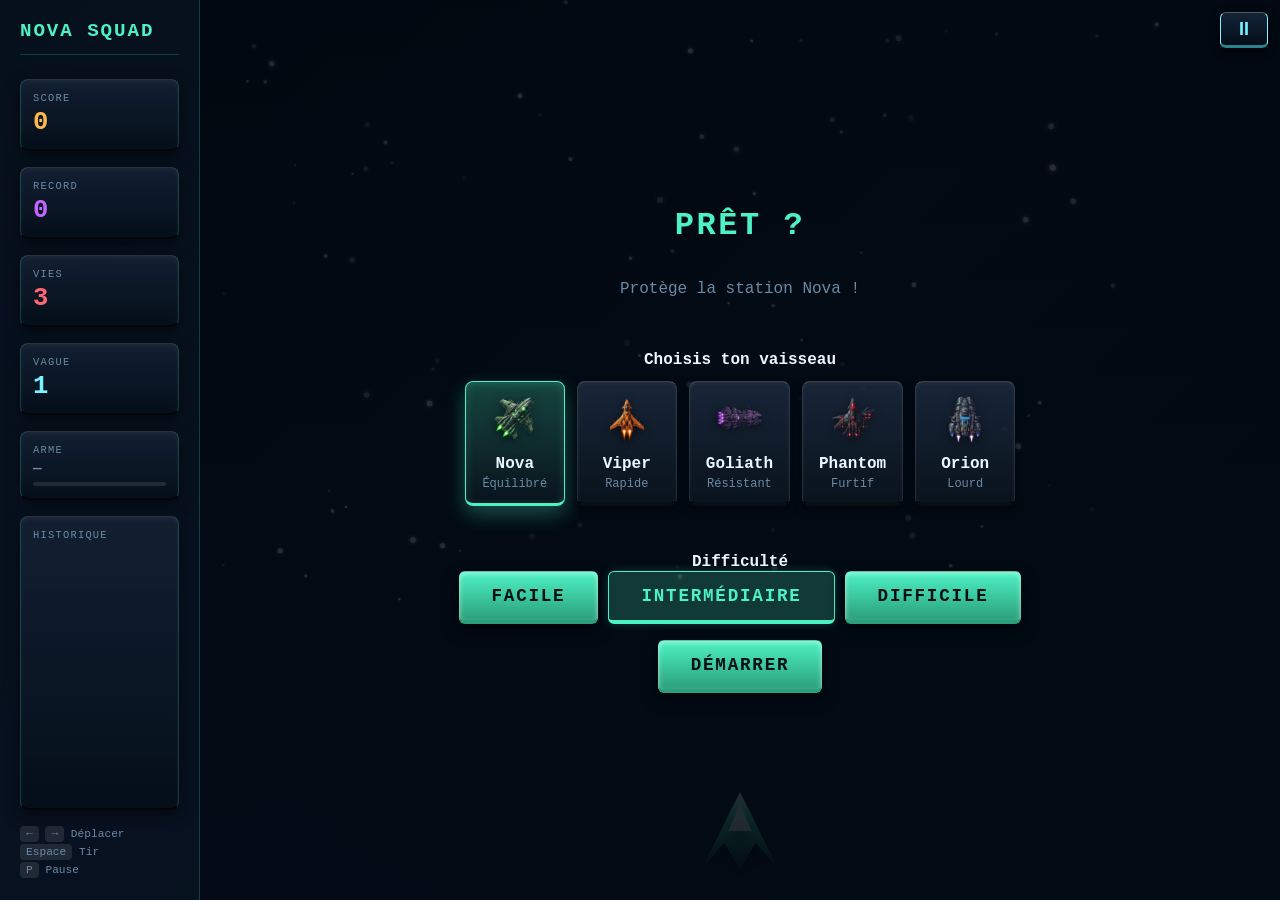
<file: backup_v1_stable/index.html>
<!DOCTYPE html>
<html lang="fr">
<head>
  <meta charset="UTF-8">
  <meta name="viewport" content="width=device-width, initial-scale=1.0">
  <title>NOVA Space Invaders</title>
  <link rel="stylesheet" href="styles.css?v=13">
</head>
<body>
  <aside class="sidebar">
    <h1>NOVA Squad</h1>
    
    <div class="stat-box">
      <div class="label">Score</div>
      <div class="value score" id="score">0</div>
    </div>
    
    <div class="stat-box">
      <div class="label">Record</div>
      <div class="value highscore" id="highScore">0</div>
    </div>
    
    <div class="stat-box">
      <div class="label">Vies</div>
      <div class="value lives" id="lives">3</div>
    </div>
    
    <div class="stat-box">
      <div class="label">Vague</div>
      <div class="value wave" id="wave">1</div>
    </div>
    
    <div class="stat-box">
      <div class="label">Arme</div>
      <div class="value weapon" id="weapon">—</div>
      <div class="weapon-timer">
        <div class="weapon-timer-bar" id="weaponTimer"></div>
      </div>
    </div>
    
    <div class="stat-box" style="flex: 1;">
      <div class="label">Historique</div>
      <div class="powerups-list" id="powerupLog"></div>
    </div>
    
    <div class="controls-info">
      <div><kbd>←</kbd> <kbd>→</kbd> Déplacer</div>
      <div><kbd>Espace</kbd> Tir</div>
      <div><kbd>P</kbd> Pause</div>
    </div>
  </aside>
  
  <main class="game-area">
    <canvas id="gameCanvas" width="960" height="600"></canvas>
    <button id="pauseButton" class="pause-btn" title="Pause (P)">II</button>
    <div class="overlay" id="overlay">
      <h2 id="overlayTitle">Prêt ?</h2>
      <p id="overlayMessage">Défends la station Nova !</p>
      
      <div id="shipSelection" class="ship-selection">
        <h3 class="ship-sel-title">Choisis ton vaisseau</h3>
        <div class="ships-container">
          <div class="ship-card active" data-ship="nova">
            <img src="ship_vanguard.png" alt="Nova" class="ship-icon">
            <div class="ship-name">Nova</div>
            <div class="ship-stats">Équilibré</div>
          </div>
          <div class="ship-card" data-ship="viper">
            <img src="ship_swift.png" alt="Viper" class="ship-icon">
            <div class="ship-name">Viper</div>
            <div class="ship-stats">Rapide</div>
          </div>
          <div class="ship-card" data-ship="goliath">
            <img src="ship_titan.png" alt="Goliath" class="ship-icon">
            <div class="ship-name">Goliath</div>
            <div class="ship-stats">Résistant</div>
          </div>
          <div class="ship-card" data-ship="phantom">
            <img src="ship_ghost.png" alt="Phantom" class="ship-icon">
            <div class="ship-name">Phantom</div>
            <div class="ship-stats">Furtif</div>
          </div>
          <div class="ship-card" data-ship="orion">
            <img src="ship_orion.png" alt="Orion" class="ship-icon">
            <div class="ship-name">Orion</div>
            <div class="ship-stats">Lourd</div>
          </div>
        </div>
      </div>

      <div id="difficultySelection" class="difficulty-selection">
        <h3 class="ship-sel-title">Difficulté</h3>
        <div class="diff-container">
          <button class="diff-btn" data-diff="easy">Facile</button>
          <button class="diff-btn active" data-diff="normal">Intermédiaire</button>
          <button class="diff-btn" data-diff="hard">Difficile</button>
        </div>
      </div>

      <button id="startButton">Démarrer</button>
    </div>
  </main>

  <script src="game.js?v=14"></script>
</body>
</html>
</file>
<file: styles.css>
:root {
  --bg-deep: #090d12;
  --bg-mid: #141c28;
  --panel: rgba(12, 18, 30, 0.72);
  --line: rgba(245, 158, 11, 0.28);
  --text: #ebf7ff;
  --muted: #8ea4bc;
  --accent: #f59e0b; /* Harvest Gold par défaut (Campagne) */
  --secondary: #10b981; /* Meadow Green */
  --accent-strong: #06b6d4;
  --danger: #ec4899;
}

body[data-biome="campagne"] {
  --bg-deep: #090d12;
  --bg-mid: #1c1917;
  --panel: rgba(20, 18, 15, 0.72);
  --line: rgba(245, 158, 11, 0.35);
  --accent: #f59e0b;
  --secondary: #10b981;
  --accent-strong: #06b6d4;
}

body[data-biome="montagne"] {
  --bg-deep: #050b14;
  --bg-mid: #0f172a;
  --panel: rgba(10, 22, 42, 0.72);
  --line: rgba(56, 189, 248, 0.35);
  --accent: #38bdf8;
  --secondary: #f59e0b;
  --accent-strong: #e0f2fe;
}

body[data-biome="ocean"] {
  --bg-deep: #020813;
  --bg-mid: #041d2e;
  --panel: rgba(4, 24, 40, 0.75);
  --line: rgba(0, 242, 255, 0.35);
  --accent: #00f2ff;
  --secondary: #a855f7;
  --accent-strong: #ffb84d;
}

.intro-cinematic {
  position: fixed;
  inset: 0;
  background: black;
  z-index: 10000;
  display: flex;
  flex-direction: column;
  justify-content: center;
  align-items: center;
  overflow: hidden;
  transition: opacity 1s ease-out;
}

.intro-cinematic.hidden {
  opacity: 0;
  pointer-events: none;
}

.intro-scene {
  position: relative;
  width: 100%;
  height: 300px;
  overflow: hidden;
}

.intro-ship {
  position: absolute;
  width: 60px;
  opacity: 0;
}

.ship-1 { animation: flyBy 3s 0.5s forwards; top: 20%; }
.ship-2 { animation: flyBy 3s 1.2s forwards; top: 50%; }
.ship-3 { animation: flyBy 3s 1.8s forwards; top: 80%; }

.intro-boss {
  position: absolute;
  width: 150px;
  left: 50%;
  top: 50%;
  transform: translate(-50%, -50%) scale(0.5);
  opacity: 0;
  animation: bossRise 4s 2s forwards;
  filter: drop-shadow(0 0 30px var(--danger));
}

.intro-title {
  font-family: 'Orbitron', sans-serif;
  font-size: 4rem;
  color: white;
  text-align: center;
  letter-spacing: 15px;
  margin-top: 40px;
  opacity: 0;
  transform: scale(1.2);
  animation: titleAppear 1.5s 4.5s forwards;
  text-shadow: 0 0 20px var(--accent);
}

.intro-subtitle {
  font-size: 1.2rem;
  color: var(--accent);
  letter-spacing: 5px;
}

.intro-flash {
  position: absolute;
  inset: 0;
  background: white;
  opacity: 0;
  pointer-events: none;
  animation: finalFlash 0.8s 5.8s forwards;
}

@keyframes flyBy {
  0% { left: -100px; opacity: 0; transform: scale(0.5); }
  20% { opacity: 1; }
  100% { left: 120%; opacity: 1; transform: scale(1); }
}

@keyframes bossRise {
  0% { opacity: 0; transform: translate(-50%, -50%) scale(0.5); }
  50% { opacity: 0.3; transform: translate(-50%, -50%) scale(1); }
  100% { opacity: 0.1; transform: translate(-50%, -50%) scale(1.2); filter: blur(5px); }
}

@keyframes titleAppear {
  to { opacity: 1; transform: scale(1); }
}

@keyframes finalFlash {
  0% { opacity: 0; }
  50% { opacity: 1; }
  100% { opacity: 0; }
}

* {
  box-sizing: border-box;
}

html, body {
  margin: 0;
  padding: 0;
  width: 100%;
  height: 100%;
  overflow: hidden;
}

body {
  font-family: system-ui, -apple-system, BlinkMacSystemFont, "Segoe UI", Roboto, "Inter", sans-serif;
  color: var(--text);
  background: linear-gradient(135deg, #050a12 0%, #0d1a2d 50%, #061018 100%);
  display: flex;
}

.sidebar {
  width: 280px;
  background: rgba(10, 18, 30, 0.85);
  backdrop-filter: blur(20px);
  -webkit-backdrop-filter: blur(20px);
  border-right: 1px solid rgba(255, 255, 255, 0.1);
  padding: 24px;
  display: flex;
  flex-direction: column;
  gap: 16px;
  overflow-y: auto;
  z-index: 100;
  box-shadow: 10px 0 35px rgba(0, 0, 0, 0.6);
  flex-shrink: 0;
  transition: margin-left 0.3s cubic-bezier(0.16, 1, 0.3, 1), opacity 0.25s ease, transform 0.3s cubic-bezier(0.16, 1, 0.3, 1);
}

body.sidebar-collapsed .sidebar {
  margin-left: -280px;
  opacity: 0;
  pointer-events: none;
}

.sidebar-header-row {
  display: flex;
  align-items: center;
  justify-content: space-between;
  width: 100%;
  border-bottom: 1px solid var(--line);
  padding-bottom: 8px;
}

.sidebar-header-row h1 {
  border-bottom: none !important;
  padding-bottom: 0 !important;
  margin: 0 !important;
  flex: 1;
}

.sidebar-collapse-btn {
  background: rgba(255, 255, 255, 0.08);
  border: 1px solid rgba(255, 255, 255, 0.2);
  color: var(--accent);
  border-radius: 8px;
  width: 30px;
  height: 30px;
  display: flex;
  align-items: center;
  justify-content: center;
  cursor: pointer;
  font-size: 0.85rem;
  transition: all 0.2s ease;
}

.sidebar-collapse-btn:hover {
  background: var(--accent);
  color: #050a14;
  transform: scale(1.08);
}

.sidebar h1 {
  font-size: 1.15rem;
  font-weight: 800;
  color: var(--accent);
  margin: 0 0 4px 0;
  text-transform: uppercase;
  letter-spacing: 0.08em;
  display: flex;
  align-items: center;
  justify-content: space-between;
}

.stat-box {
  background: linear-gradient(150deg, rgba(30, 41, 59, 0.7), rgba(15, 23, 42, 0.85));
  border: 1px solid rgba(255, 255, 255, 0.12);
  border-radius: 12px;
  padding: 12px 14px;
  box-shadow: 0 4px 16px rgba(0, 0, 0, 0.4);
  transition: transform 0.2s ease, border-color 0.2s ease;
}

.stat-box:hover {
  transform: translateY(-2px);
  border-color: rgba(255, 255, 255, 0.25);
}

.stat-box .label {
  font-size: 0.68rem;
  font-weight: 700;
  color: var(--muted);
  text-transform: uppercase;
  letter-spacing: 0.08em;
  margin-bottom: 4px;
}

.stat-box .value {
  font-size: 1.6rem;
  font-weight: 800;
  font-variant-numeric: tabular-nums;
  color: var(--text);
  letter-spacing: -0.02em;
}

.stat-box .value.score { color: var(--accent-strong); }
.stat-box .value.highscore { color: #c264ff; }
.stat-box .value.lives { color: var(--danger); }
.stat-box .value.wave { color: #7af2ff; }
.stat-box .value.weapon { color: var(--accent); font-size: 0.9rem; }

.weapon-timer {
  height: 4px;
  background: rgba(255, 255, 255, 0.1);
  border-radius: 2px;
  margin-top: 6px;
  overflow: hidden;
}

.weapon-timer-bar {
  height: 100%;
  background: var(--accent);
  transition: width 0.1s linear;
}

.powerups-list {
  flex: 1;
  overflow-y: auto;
}

.powerup-item {
  display: flex;
  align-items: center;
  gap: 8px;
  padding: 8px;
  background: rgba(0, 0, 0, 0.2);
  border-radius: 6px;
  margin-bottom: 6px;
  font-size: 0.75rem;
}

.powerup-dot {
  width: 8px;
  height: 8px;
  border-radius: 50%;
}

.controls-info {
  font-size: 0.7rem;
  color: var(--muted);
  line-height: 1.6;
}

.controls-info kbd {
  background: rgba(255, 255, 255, 0.1);
  padding: 2px 6px;
  border-radius: 4px;
  font-family: inherit;
}

.game-area {
  flex: 1;
  display: flex;
  align-items: center;
  justify-content: center;
  position: relative;
  background-image: linear-gradient(rgba(4, 16, 29, 0.4), rgba(11, 32, 55, 0.7)), url('https://upload.wikimedia.org/wikipedia/commons/thumb/f/f3/Orion_Nebula_-_Hubble_2006_mosaic_18000.jpg/1200px-Orion_Nebula_-_Hubble_2006_mosaic_18000.jpg');
  background-size: cover;
  background-position: center;
}

.pause-btn {
  position: absolute;
  top: 12px;
  right: 12px;
  width: 48px;
  height: 36px;
  background: linear-gradient(180deg, rgba(20, 40, 60, 0.9), rgba(5, 15, 25, 0.9));
  color: #7af2ff;
  border: 1px solid #7af2ff;
  border-top: 1px solid rgba(255, 255, 255, 0.3);
  border-bottom: 3px solid #2a828f;
  border-radius: 6px;
  font-size: 18px;
  font-weight: bold;
  cursor: pointer;
  z-index: 1050;
  transition: all 0.2s;
  box-shadow: 0 4px 10px rgba(0, 0, 0, 0.5);
}

.pause-btn:hover {
  background: linear-gradient(180deg, #7af2ff, #2a828f);
  color: #020810;
  transform: translateY(-2px);
  box-shadow: 0 6px 15px rgba(122, 242, 255, 0.4);
}

.pause-btn:active {
  transform: translateY(2px);
  border-bottom: 1px solid #2a828f;
  box-shadow: 0 2px 5px rgba(0, 0, 0, 0.5);
}

/* Bouton Flottant Déploiement/Rétractation du Menu Gauche */
.floating-sidebar-btn {
  position: absolute;
  top: 12px;
  left: 12px;
  z-index: 1050;
  display: flex;
  align-items: center;
  gap: 6px;
  background: rgba(10, 18, 30, 0.85);
  border: 1px solid rgba(0, 242, 255, 0.4);
  color: #00f2ff;
  border-radius: 8px;
  padding: 6px 12px;
  font-size: 0.74rem;
  font-weight: 800;
  cursor: pointer;
  box-shadow: 0 4px 15px rgba(0, 0, 0, 0.5);
  backdrop-filter: blur(12px);
  -webkit-backdrop-filter: blur(12px);
  transition: all 0.2s cubic-bezier(0.16, 1, 0.3, 1);
}

.floating-sidebar-btn:hover {
  background: rgba(0, 242, 255, 0.2);
  border-color: #00f2ff;
  transform: translateY(-2px);
  box-shadow: 0 0 16px rgba(0, 242, 255, 0.4);
}

/* Barre de navigation supérieure de l'Overlay (Menu rétractable + Plein écran) */
.overlay-top-nav {
  display: flex;
  align-items: center;
  justify-content: space-between;
  width: 100%;
  max-width: 980px;
  gap: 8px;
  margin-bottom: 2px;
}

.overlay-nav-btn {
  background: rgba(15, 23, 42, 0.85);
  border: 1px solid rgba(0, 242, 255, 0.4);
  color: #00f2ff;
  border-radius: 99px;
  padding: 5px 14px;
  font-size: 0.72rem;
  font-weight: 800;
  letter-spacing: 0.05em;
  cursor: pointer;
  display: inline-flex;
  align-items: center;
  gap: 6px;
  transition: all 0.2s ease;
  backdrop-filter: blur(10px);
  -webkit-backdrop-filter: blur(10px);
  box-shadow: 0 2px 10px rgba(0, 0, 0, 0.4);
}

.overlay-nav-btn:hover {
  background: rgba(0, 242, 255, 0.2);
  border-color: #00f2ff;
  box-shadow: 0 0 14px rgba(0, 242, 255, 0.4);
  transform: translateY(-1px);
}

.overlay-nav-btn.fullscreen-btn {
  border-color: rgba(245, 158, 11, 0.45);
  color: #f59e0b;
}

.overlay-nav-btn.fullscreen-btn:hover {
  background: rgba(245, 158, 11, 0.2);
  border-color: #f59e0b;
  box-shadow: 0 0 14px rgba(245, 158, 11, 0.4);
}

canvas {
  max-width: 100%;
  max-height: 100%;
}

/* ========================================================
   NOVA BRIEFING & CONFIGURATION OVERLAY (HOLOGRAPHIC CONSOLE)
   ======================================================== */
.overlay {
  position: absolute;
  inset: 0;
  display: flex;
  flex-direction: column;
  align-items: center;
  justify-content: flex-start;
  background: radial-gradient(circle at 50% 0%, rgba(30, 27, 75, 0.94) 0%, rgba(15, 23, 42, 0.97) 50%, rgba(2, 6, 23, 0.99) 100%);
  text-align: center;
  gap: 10px;
  backdrop-filter: blur(24px);
  -webkit-backdrop-filter: blur(24px);
  z-index: 1000;
  overflow-y: auto;
  overflow-x: hidden;
  padding: 16px 20px 28px;
  box-sizing: border-box;
}

.overlay::-webkit-scrollbar {
  width: 6px;
}
.overlay::-webkit-scrollbar-track {
  background: rgba(15, 23, 42, 0.5);
}
.overlay::-webkit-scrollbar-thumb {
  background: rgba(255, 255, 255, 0.2);
  border-radius: 99px;
}

.overlay.hidden {
  display: none !important;
}

.briefing-top-badge {
  display: inline-flex;
  align-items: center;
  gap: 8px;
  font-size: 0.72rem;
  font-weight: 800;
  letter-spacing: 0.12em;
  text-transform: uppercase;
  color: #38bdf8;
  background: rgba(56, 189, 248, 0.12);
  border: 1px solid rgba(56, 189, 248, 0.35);
  border-radius: 99px;
  padding: 4px 14px;
  box-shadow: 0 0 15px rgba(56, 189, 248, 0.25);
  margin-top: 4px;
}

.briefing-pulse-dot {
  width: 7px;
  height: 7px;
  border-radius: 50%;
  background: #00f2ff;
  box-shadow: 0 0 8px #00f2ff;
  animation: pulseGlow 1.8s infinite ease-in-out;
}

@keyframes pulseGlow {
  0%, 100% { opacity: 0.4; transform: scale(0.9); }
  50% { opacity: 1; transform: scale(1.2); }
}

.overlay h2 {
  font-size: 1.85rem;
  font-weight: 900;
  letter-spacing: 0.05em;
  text-transform: uppercase;
  margin: 0;
  background: linear-gradient(135deg, #ffffff 0%, #fef08a 40%, #f59e0b 80%, #ea580c 100%);
  -webkit-background-clip: text;
  -webkit-text-fill-color: transparent;
  filter: drop-shadow(0 2px 14px rgba(245, 158, 11, 0.4));
}

.overlay p {
  color: #94a3b8;
  font-size: 0.86rem;
  max-width: 600px;
  margin: 0 0 4px;
  line-height: 1.5;
  font-weight: 500;
}

/* --- Section Title Badge --- */
.ship-sel-title {
  display: inline-flex;
  align-items: center;
  justify-content: center;
  gap: 8px;
  color: #f1f5f9;
  font-size: 0.76rem;
  font-weight: 800;
  text-transform: uppercase;
  letter-spacing: 0.1em;
  background: linear-gradient(135deg, rgba(255, 255, 255, 0.08), rgba(255, 255, 255, 0.03));
  border: 1px solid rgba(255, 255, 255, 0.14);
  border-radius: 99px;
  padding: 6px 16px;
  margin: 4px 0 10px;
  box-shadow: 0 2px 10px rgba(0, 0, 0, 0.35);
}

.mode-config-panel,
.ship-selection,
.biome-selection,
.weapon-selection {
  width: 100%;
  max-width: 980px;
  display: flex;
  flex-direction: column;
  align-items: center;
}

.difficulty-selection {
  margin-top: 15px;
  width: 100%;
}

.diff-container {
  display: flex;
  gap: 10px;
  justify-content: center;
}

.diff-btn {
  background: rgba(11, 32, 55, 0.8);
  border: 1px solid var(--muted);
  color: var(--muted);
  padding: 8px 16px;
  border-radius: 4px;
  cursor: pointer;
  font-family: inherit;
  font-size: 0.9rem;
  transition: all 0.2s;
}

.diff-btn:hover {
  border-color: var(--text);
  color: var(--text);
}

.diff-btn.active {
  background: rgba(77, 242, 194, 0.2);
  border-color: var(--accent);
  color: var(--accent);
  box-shadow: 0 0 10px rgba(77, 242, 194, 0.2);
}


/* =========================================
   CINEMATIC INTRO 
   ========================================= */
.intro-cinematic {
  position: absolute;
  top: 0;
  left: 0;
  width: 100%;
  height: 100%;
  background: radial-gradient(circle at center, #0a1420 0%, #000000 100%);
  z-index: 1000;
  display: flex;
  justify-content: center;
  align-items: center;
  overflow: hidden;
  perspective: 1000px;
  opacity: 1;
  transition: opacity 1s ease-out;
}

.intro-cinematic.hidden {
  opacity: 0;
  pointer-events: none;
}

.intro-scene {
  position: absolute;
  width: 100%;
  height: 100%;
  transform-style: preserve-3d;
  animation: scenePan 7s ease-in-out forwards;
}

@keyframes scenePan {
  0% { transform: translateZ(-800px) rotateX(10deg) rotateY(-10deg); }
  100% { transform: translateZ(200px) rotateX(-5deg) rotateY(5deg); }
}

.intro-ship {
  position: absolute;
  object-fit: contain;
  filter: drop-shadow(0 10px 20px rgba(77, 242, 194, 0.5));
}

.ship-1 {
  width: 100px; height: 100px;
  bottom: 20%; left: 30%;
  animation: shipFly 6s cubic-bezier(0.25, 0.46, 0.45, 0.94) forwards;
  animation-delay: 0.5s;
  transform: translateZ(-1500px) scale(0);
}

.ship-2 {
  width: 120px; height: 120px;
  bottom: 15%; left: 50%;
  margin-left: -60px;
  animation: shipFly 6s cubic-bezier(0.25, 0.46, 0.45, 0.94) forwards;
  animation-delay: 0.2s;
  transform: translateZ(-1500px) scale(0);
}

.ship-3 {
  width: 90px; height: 90px;
  bottom: 25%; right: 30%;
  animation: shipFly 6s cubic-bezier(0.25, 0.46, 0.45, 0.94) forwards;
  animation-delay: 0.8s;
  transform: translateZ(-1500px) scale(0);
}

@keyframes shipFly {
  0% { transform: translateZ(-1500px) translateY(300px) scale(0); opacity: 0; }
  30% { opacity: 1; }
  100% { transform: translateZ(300px) translateY(-50px) scale(1); opacity: 1; }
}

.intro-boss {
  position: absolute;
  width: 400px;
  height: 400px;
  top: 5%;
  left: 50%;
  margin-left: -200px;
  object-fit: contain;
  filter: drop-shadow(0 0 50px rgba(194, 100, 255, 0.8));
  animation: bossReveal 6s ease-out forwards;
  transform: translateZ(-2000px) translateY(-300px);
  opacity: 0;
}

@keyframes bossReveal {
  0% { transform: translateZ(-2000px) translateY(-300px); opacity: 0; }
  40% { transform: translateZ(-1000px) translateY(-100px); opacity: 0.5; }
  100% { transform: translateZ(-400px) translateY(0); opacity: 1; }
}

.intro-title {
  position: relative;
  z-index: 10;
  text-align: center;
  font-size: 6rem;
  font-family: monospace;
  color: #fff;
  text-shadow: 0 0 20px var(--accent), 0 0 40px var(--accent);
  letter-spacing: 15px;
  margin: 0;
  opacity: 0;
  animation: titleGlow 4s ease-in forwards;
  animation-delay: 2s;
  transform: scale(0.8);
}

.intro-subtitle {
  font-size: 2rem;
  letter-spacing: 30px;
  color: var(--accent);
  text-shadow: none;
}

@keyframes titleGlow {
  0% { opacity: 0; transform: scale(0.8); }
  100% { opacity: 1; transform: scale(1); }
}

.intro-flash {
  position: absolute;
  top: 0; left: 0; width: 100%; height: 100%;
  background: white;
  opacity: 0;
  z-index: 20;
  pointer-events: none;
  animation: flashWhite 6.5s linear forwards;
}

@keyframes flashWhite {
  0%, 85% { opacity: 0; }
  90% { opacity: 1; }
  100% { opacity: 0; }
}

/* --- Boss Taunt --- */
.boss-taunt-overlay {
  display: flex;
  align-items: center;
  background: rgba(10, 0, 0, 0.85);
  border: 2px solid #ff4422;
  border-radius: 8px;
  padding: 16px;
  margin: 20px auto;
  max-width: 500px;
  box-shadow: 0 0 20px rgba(255, 68, 34, 0.5);
  animation: tauntFadeIn 0.5s ease-out forwards;
}

@keyframes tauntFadeIn {
  from { opacity: 0; transform: translateY(-20px); }
  to { opacity: 1; transform: translateY(0); }
}

.taunt-portrait {
  width: 80px;
  height: 80px;
  object-fit: contain;
  margin-right: 16px;
  filter: drop-shadow(0 0 8px #ff4422);
  animation: tauntFloat 2s infinite ease-in-out;
}

@keyframes tauntFloat {
  0%, 100% { transform: translateY(0); }
  50% { transform: translateY(-5px); }
}

.taunt-dialogue {
  text-align: left;
  color: #fff;
}

.taunt-name {
  color: #ff4422;
  margin: 0 0 8px 0;
  font-size: 1.2rem;
  text-transform: uppercase;
  letter-spacing: 2px;
}

#tauntText {
  margin: 0;
  font-size: 1rem;
  line-height: 1.4;
  color: #ffcccc;
}

/* --- Difficulty Slider & Wave Selection --- */
.difficulty-selection, .wave-selection {
  margin: 20px 0;
  text-align: center;
}

.diff-slider {
  width: 100%;
  max-width: 300px;
  cursor: pointer;
  accent-color: var(--accent);
  background: rgba(255, 255, 255, 0.1);
  height: 8px;
  border-radius: 4px;
}

.wave-input {
  background: rgba(10, 10, 30, 0.8);
  border: 1px solid var(--accent);
  color: white;
  padding: 8px 12px;
  border-radius: 4px;
  font-family: 'Inter', sans-serif;
  font-size: 1.1rem;
  width: 80px;
  text-align: center;
  box-shadow: 0 0 10px rgba(77, 242, 194, 0.2);
}

.wave-input:focus {
  outline: none;
  border-color: #fff;
  box-shadow: 0 0 15px rgba(255, 255, 255, 0.4);
}

.letterbox {
  position: absolute;
  left: 0;
  width: 100%;
  height: 60px;
  background: black;
  z-index: 100;
}

.letterbox.top { top: 0; }
.letterbox.bottom { bottom: 0; }

/* --- Cinematics & Saturn Effects --- */
.wave-control-group {
  display: flex;
  flex-direction: column;
  align-items: center;
  gap: 8px;
}

.wave-info-hint {
  font-size: 0.8rem;
  color: #6b8aa6;
  font-family: 'Orbitron', sans-serif;
  text-transform: uppercase;
  letter-spacing: 1px;
}

.cutscene-overlay {
  position: absolute;
  inset: 0;
  z-index: 2000;
  background: black;
  overflow: hidden;
  display: flex;
  flex-direction: column;
  justify-content: space-between;
}

.cutscene-overlay.hidden {
  display: none;
}

.letterbox {
  height: 15%;
  background: black;
  z-index: 10;
  transition: height 1s ease;
}

.cinematic-content {
  flex-grow: 1;
  position: relative;
  background: radial-gradient(circle at center, #0a1428, #02050c);
}

.galaxy-bg {
  position: absolute;
  inset: 0;
  background-image: 
    radial-gradient(1px 1px at 20px 30px, #fff, rgba(0,0,0,0)),
    radial-gradient(1px 1px at 50px 70px, #fff, rgba(0,0,0,0)),
    radial-gradient(2px 2px at 150px 150px, rgba(255,255,255,0.5), rgba(0,0,0,0));
  background-size: 200px 200px;
  opacity: 0.4;
  animation: drift 60s linear infinite;
}

@keyframes drift {
  from { transform: scale(1); }
  to { transform: scale(1.5); }
}

.planet-saturn {
  position: absolute;
  top: 40%;
  left: 50%;
  width: 120px;
  height: 120px;
  background: radial-gradient(circle at 30% 30%, #ffd966, #bf9000);
  border-radius: 50%;
  transform: translate(-50%, -50%);
  box-shadow: -10px -10px 30px rgba(0,0,0,0.8) inset, 0 0 40px rgba(191, 144, 0, 0.3);
}

.ring {
  position: absolute;
  top: 50%;
  left: 50%;
  width: 280px;
  height: 40px;
  border: 15px solid rgba(212, 175, 55, 0.4);
  border-radius: 50%;
  transform: translate(-50%, -50%) rotateX(75deg);
  box-shadow: 0 0 10px rgba(0,0,0,0.5);
}

.cinematic-ship {
  position: absolute;
  bottom: 10%;
  left: 50%;
  width: 60px;
  height: 60px;
  background: var(--accent);
  clip-path: polygon(50% 0%, 0% 100%, 50% 80%, 100% 100%);
  transform: translateX(-50%);
  filter: drop-shadow(0 0 15px var(--accent));
}

.cinematic-text {
  position: absolute;
  bottom: 20%;
  width: 100%;
  text-align: center;
  color: white;
  font-family: 'Inter', sans-serif;
  font-size: 1.2rem;
  text-transform: uppercase;
  letter-spacing: 4px;
  text-shadow: 0 0 10px rgba(255,255,255,0.5);
  z-index: 20;
}

.ship-jump {
  animation: hyperjump 2s forwards cubic-bezier(0.5, 0, 0.5, 1);
}

@keyframes hyperjump {
  0% { transform: translateX(-50%) scale(1); opacity: 1; }
  40% { transform: translateX(-50%) scale(1.2); opacity: 1; }
  100% { transform: translateX(-50%) translateY(-600px) scale(0); opacity: 0; }
}

/* --- Mobile Fixes & Controls (HUD Translucide & Non-Intrusif) --- */
.mobile-controls {
  display: none;
  position: absolute;
  bottom: 8px;
  left: 8px;
  right: 8px;
  height: 104px;
  padding: 0 8px;
  background: transparent !important;
  backdrop-filter: none !important;
  -webkit-backdrop-filter: none !important;
  border: none !important;
  box-shadow: none !important;
  justify-content: space-between;
  align-items: flex-end;
  pointer-events: none;
  z-index: 2000;
}

.mobile-hint {
  font-size: 0.6rem;
  color: rgba(255, 255, 255, 0.6);
  text-align: center;
  max-width: 130px;
  line-height: 1.25;
  pointer-events: none;
  background: rgba(15, 23, 42, 0.6);
  padding: 4px 8px;
  border-radius: 99px;
  border: 1px solid rgba(255, 255, 255, 0.12);
  margin-bottom: 6px;
  backdrop-filter: blur(8px);
}

.move-btns {
  display: flex;
  flex-direction: column;
  align-items: center;
  gap: 3px;
  pointer-events: none;
}

.horizontal-btns {
  display: flex;
  gap: 16px;
}

.ctrl-btn {
  width: 42px;
  height: 42px;
  background: rgba(15, 23, 42, 0.55);
  border: 1.5px solid rgba(77, 242, 194, 0.55);
  border-radius: 50%;
  color: #4df2c2;
  font-size: 16px;
  font-weight: 800;
  display: flex;
  align-items: center;
  justify-content: center;
  user-select: none;
  -webkit-tap-highlight-color: transparent;
  box-shadow: 0 4px 14px rgba(0, 0, 0, 0.5), 0 0 10px rgba(77, 242, 194, 0.25);
  pointer-events: auto;
  opacity: 0.72;
  backdrop-filter: blur(10px);
  -webkit-backdrop-filter: blur(10px);
  transition: transform 0.1s ease, opacity 0.1s ease, background 0.1s ease;
}

.ctrl-btn:active {
  background: rgba(77, 242, 194, 0.85);
  color: #07111f;
  transform: scale(0.92);
  opacity: 1;
  box-shadow: 0 0 18px rgba(77, 242, 194, 0.7);
}

.fire-btn {
  width: 68px;
  height: 68px;
  background: rgba(220, 38, 38, 0.4);
  border: 2px solid rgba(255, 100, 116, 0.8);
  color: #ffffff;
  font-size: 14px;
  font-weight: 900;
  letter-spacing: 0.08em;
  box-shadow: 0 6px 20px rgba(0, 0, 0, 0.6), 0 0 20px rgba(255, 100, 116, 0.45);
  opacity: 0.82;
  backdrop-filter: blur(10px);
  -webkit-backdrop-filter: blur(10px);
  pointer-events: auto;
  transition: transform 0.1s ease, opacity 0.1s ease, background 0.1s ease;
}

.fire-btn:active {
  background: #ff6474;
  color: #ffffff;
  transform: scale(0.92);
  opacity: 1;
  box-shadow: 0 0 28px rgba(255, 100, 116, 0.85);
}
}

@media (max-width: 900px) {
  body {
    flex-direction: column;
    height: 100dvh;
    width: 100vw;
    overflow: hidden;
    margin: 0;
  }
  
  .sidebar {
    width: 100%;
    height: 46px;
    min-height: 46px;
    min-width: 0;
    flex-direction: row;
    padding: 4px 6px;
    flex-wrap: nowrap;
    gap: 4px;
    justify-content: space-between;
    align-items: center;
    border-right: none;
    border-bottom: 1px solid rgba(77, 242, 194, 0.25);
    overflow: hidden;
    position: relative;
    z-index: 10;
    transition: margin-top 0.3s cubic-bezier(0.16, 1, 0.3, 1), opacity 0.25s ease;
  }

  body.sidebar-collapsed .sidebar {
    margin-left: 0 !important;
    margin-top: -48px !important;
    height: 0 !important;
    min-height: 0 !important;
    padding: 0 !important;
    border: none !important;
    opacity: 0 !important;
    pointer-events: none !important;
    display: none !important;
  }
  
  body.sidebar-collapsed .game-area {
    height: 100dvh !important;
  }

  .floating-sidebar-btn {
    top: 8px;
    left: 8px;
    padding: 4px 8px;
    font-size: 0.65rem;
  }
  
  .sidebar h1,
  .sidebar-collapse-btn,
  .stat-record,
  .stat-radar,
  .controls-info {
    display: none !important;
  }
  
  .stat-box {
    padding: 2px 6px;
    min-width: 0;
    flex: 1 1 0;
    height: 36px;
    display: flex;
    flex-direction: column;
    justify-content: center;
    border-radius: 6px;
  }

  .stat-biome,
  .stat-weapon {
    flex: 1.45 1 0;
  }

  .stat-box .label {
    font-size: 0.5rem;
    letter-spacing: 0.04em;
    margin-bottom: 1px;
    white-space: nowrap;
    overflow: hidden;
    text-overflow: ellipsis;
  }
  
  .stat-box .value,
  .biome-badge {
    font-size: 0.76rem !important;
    white-space: nowrap;
    overflow: hidden;
    text-overflow: ellipsis;
    line-height: 1.1;
  }
  
  .game-area {
    padding: 0;
    width: 100vw;
    height: calc(100dvh - 46px);
    flex: 1;
    overflow: hidden;
    position: relative;
    display: flex;
    flex-direction: column;
  }
  
  canvas {
    width: 100% !important;
    height: 100% !important;
    max-width: 100%;
    display: block;
  }
  
  .mobile-controls {
    display: flex;
  }

  .overlay {
    padding: 14px 10px 36px;
    justify-content: flex-start;
    overflow-y: auto;
    gap: 10px;
  }

  .briefing-top-badge {
    font-size: 0.65rem;
    padding: 3px 10px;
  }

  .overlay h2 {
    font-size: 1.25rem;
    margin: 0;
  }

  .overlay p {
    font-size: 0.76rem;
    margin: 0;
    max-width: 95%;
  }

  .ship-sel-title {
    font-size: 0.68rem;
    padding: 4px 12px;
    margin: 2px 0 6px;
  }

  .biomes-container {
    grid-template-columns: repeat(3, 1fr);
    gap: 6px;
  }

  .tank-themes-container {
    grid-template-columns: repeat(2, 1fr) !important;
    gap: 6px !important;
  }

  .biome-card,
  .tank-theme-card {
    padding: 8px 5px;
    border-radius: 10px;
  }

  .biome-emoji,
  .tank-emoji {
    width: 34px;
    height: 34px;
    font-size: 1.25rem;
  }

  .biome-title {
    font-size: 0.75rem;
  }

  .biome-desc {
    font-size: 0.62rem;
    display: -webkit-box;
    -webkit-line-clamp: 2;
    -webkit-box-orient: vertical;
    overflow: hidden;
  }

  .ships-container {
    grid-template-columns: repeat(3, 1fr);
    gap: 6px;
  }

  .tank-grid-5 {
    grid-template-columns: repeat(5, minmax(0, 1fr)) !important;
    gap: 6px !important;
  }

  .ship-card,
  .tank-card {
    padding: 8px 4px 6px;
    border-radius: 10px;
  }

  .ship-icon {
    width: 38px;
    height: 38px;
    margin-bottom: 2px;
  }

  .ship-name {
    font-size: 0.72rem;
  }

  .ship-stats {
    font-size: 0.58rem;
    padding: 1px 4px;
  }

  .weapons-container {
    grid-template-columns: repeat(4, 1fr);
    gap: 5px;
  }

  .weapon-card {
    padding: 6px 4px;
    border-radius: 8px;
  }

  .wpn-icon {
    width: 30px;
    height: 30px;
    font-size: 1.1rem;
  }

  .wpn-name {
    font-size: 0.68rem;
  }

  .wpn-stats {
    font-size: 0.56rem;
  }

  .settings-row {
    flex-direction: column;
    gap: 8px;
    padding: 8px 12px;
  }

  .control-group {
    font-size: 0.75rem;
  }

  .wave-input {
    padding: 3px;
    font-size: 0.85rem;
    width: 50px;
  }

  .action-buttons-row {
    flex-direction: column;
    gap: 8px;
    width: 100%;
  }

  .btn-primary,
  .btn-secondary {
    width: 100%;
    padding: 12px 14px;
    font-size: 0.86rem;
  }
}

@media (max-width: 640px) {
  .overlay {
    padding: 10px 8px 24px !important;
    gap: 8px !important;
  }

  .overlay-top-nav {
    justify-content: space-between !important;
    gap: 4px !important;
    width: 100% !important;
  }

  .overlay-nav-btn {
    padding: 4px 8px !important;
    font-size: 0.65rem !important;
  }

  .briefing-top-badge {
    font-size: 0.58rem !important;
    padding: 2px 8px !important;
  }

  .overlay h2 {
    font-size: 1.15rem !important;
  }

  .overlay p {
    font-size: 0.7rem !important;
  }

  .ship-sel-title {
    font-size: 0.62rem !important;
    padding: 3px 8px !important;
    margin: 1px 0 4px !important;
  }

  /* Théâtres sur mobile */
  .tank-themes-container {
    grid-template-columns: repeat(2, 1fr) !important;
    gap: 5px !important;
  }
  .tank-theme-card {
    padding: 6px 4px !important;
  }
  .biome-emoji, .tank-emoji {
    font-size: 1.1rem !important;
  }
  .biome-title {
    font-size: 0.68rem !important;
  }
  .biome-desc {
    display: none !important;
  }

  .ships-container {
    grid-template-columns: repeat(2, 1fr) !important;
    gap: 5px !important;
  }

  .tank-grid-5 {
    grid-template-columns: repeat(5, minmax(0, 1fr)) !important;
    gap: 4px !important;
  }

  .ship-card, .tank-card {
    padding: 6px 4px !important;
  }
  .ship-icon {
    width: 38px !important;
    height: 38px !important;
  }
  .ship-name {
    font-size: 0.72rem !important;
  }
  .ship-stats {
    font-size: 0.54rem !important;
  }

  /* Armes sur mobile : 2 colonnes avec mise en page horizontale ultra-claire */
  .weapons-container {
    grid-template-columns: repeat(2, 1fr) !important;
    gap: 5px !important;
  }
  .weapon-card {
    padding: 6px 8px !important;
    display: flex !important;
    flex-direction: row !important;
    align-items: center !important;
    text-align: left !important;
    gap: 6px !important;
  }
  .wpn-icon {
    font-size: 1.1rem !important;
    width: 28px !important;
    height: 28px !important;
    flex-shrink: 0 !important;
  }
  .wpn-name {
    font-size: 0.65rem !important;
    white-space: nowrap !important;
    overflow: hidden !important;
    text-overflow: ellipsis !important;
  }
  .wpn-stats {
    font-size: 0.52rem !important;
    display: block !important;
    white-space: nowrap !important;
    overflow: hidden !important;
    text-overflow: ellipsis !important;
  }

  /* Actions plein écran */
  .action-buttons-row {
    flex-direction: column !important;
    width: 100% !important;
    gap: 6px !important;
  }
  .btn-primary, .btn-secondary {
    width: 100% !important;
    padding: 12px 16px !important;
    font-size: 0.85rem !important;
  }

  .duel-mobile-controls {
    bottom: 6px !important;
    right: 6px !important;
    gap: 4px !important;
  }
  .duel-btn {
    padding: 8px 10px !important;
    font-size: 0.65rem !important;
  }
}


/* =========================================
   NOVA V3 : 3D BIOMES, WEAPON DOCK & COMM-LINK
   ========================================= */
.v-badge {
  display: inline-block;
  font-size: 0.7rem;
  padding: 2px 6px;
  border-radius: 4px;
  background: var(--accent);
  color: #050a14;
  vertical-align: middle;
  margin-left: 4px;
  font-weight: 800;
}

.biome-badge {
  font-size: 1rem !important;
  color: var(--accent) !important;
  text-shadow: 0 0 10px rgba(245, 158, 11, 0.3);
}

/* HUD Weapon Dock in Sidebar */
.hud-weapon-dock {
  display: grid;
  grid-template-columns: repeat(2, 1fr);
  gap: 5px;
  margin-top: 8px;
}

.hud-wpn-btn {
  background: rgba(15, 23, 42, 0.7);
  border: 1px solid rgba(255, 255, 255, 0.15);
  border-radius: 4px;
  color: var(--muted);
  font-size: 0.68rem;
  font-weight: 600;
  padding: 5px 4px;
  cursor: pointer;
  transition: all 0.15s ease;
  text-align: left;
  white-space: nowrap;
  overflow: hidden;
  text-overflow: ellipsis;
}

.hud-wpn-btn:hover {
  border-color: var(--accent);
  color: var(--text);
}

.hud-wpn-btn.active {
  background: rgba(245, 158, 11, 0.18);
  border-color: var(--accent);
  color: var(--accent);
  box-shadow: 0 0 8px rgba(0, 242, 255, 0.25);
}

/* ========================================================
   NOVA OVERLAY : THÈMES, VÉHICULES & ARMEMENT HAUTE DÉFINITION
   ======================================================== */
.biome-selection,
.weapon-selection,
.ship-selection {
  margin: 2px 0 8px;
  display: flex;
  flex-direction: column;
  align-items: center;
  gap: 4px;
  width: 100%;
  max-width: 980px;
}

.biomes-container {
  display: grid;
  grid-template-columns: repeat(3, 1fr);
  gap: 14px;
  width: 100%;
}

.tank-themes-container {
  display: grid;
  grid-template-columns: repeat(4, 1fr);
  gap: 12px;
  width: 100%;
}

.biome-card,
.tank-theme-card {
  position: relative;
  background: linear-gradient(150deg, rgba(30, 41, 59, 0.75), rgba(15, 23, 42, 0.9));
  border: 1px solid rgba(255, 255, 255, 0.12);
  border-radius: 14px;
  padding: 14px 10px;
  cursor: pointer;
  transition: all 0.22s cubic-bezier(0.16, 1, 0.3, 1);
  display: flex;
  flex-direction: column;
  align-items: center;
  text-align: center;
  gap: 6px;
  box-shadow: 0 6px 20px rgba(0, 0, 0, 0.4);
  overflow: hidden;
}

.biome-card::before,
.tank-theme-card::before {
  content: '';
  position: absolute;
  top: 0;
  left: 0;
  right: 0;
  height: 2px;
  background: linear-gradient(90deg, transparent, rgba(255, 255, 255, 0.25), transparent);
}

.biome-card:hover,
.tank-theme-card:hover {
  transform: translateY(-3px) scale(1.02);
  border-color: rgba(251, 191, 36, 0.6);
  box-shadow: 0 12px 28px rgba(0, 0, 0, 0.6), 0 0 18px rgba(245, 158, 11, 0.25);
}

.biome-card.active,
.tank-theme-card.active {
  background: linear-gradient(150deg, rgba(245, 158, 11, 0.22), rgba(15, 23, 42, 0.95));
  border: 2px solid #fbbf24;
  box-shadow: 0 0 28px rgba(245, 158, 11, 0.45), inset 0 0 18px rgba(245, 158, 11, 0.18);
  transform: translateY(-2px);
}

.biome-emoji,
.tank-emoji {
  width: 44px;
  height: 44px;
  border-radius: 12px;
  background: rgba(255, 255, 255, 0.08);
  border: 1px solid rgba(255, 255, 255, 0.14);
  display: flex;
  align-items: center;
  justify-content: center;
  overflow: hidden;
  font-size: 1.55rem;
  margin-bottom: 2px;
  box-shadow: 0 4px 12px rgba(0, 0, 0, 0.35);
  transition: transform 0.2s ease;
}

.theater-thumb-img {
  width: 100%;
  height: 100%;
  object-fit: cover;
  border-radius: 11px;
  display: block;
}

.biome-card:hover .biome-emoji,
.tank-theme-card:hover .tank-emoji {
  transform: scale(1.12);
}

.biome-title {
  font-size: 0.9rem;
  font-weight: 800;
  color: #ffffff;
  letter-spacing: 0.02em;
}

.biome-desc {
  font-size: 0.72rem;
  color: #94a3b8;
  line-height: 1.35;
  font-weight: 500;
}

/* --- Grille Véhicules & Blindés --- */
.ships-container,
.tank-grid-5 {
  display: grid !important;
  grid-template-columns: repeat(5, minmax(0, 1fr)) !important;
  gap: 8px !important;
  width: 100% !important;
}

.tank-grid-5 .tank-card:last-child {
  grid-column: auto !important;
  max-width: none !important;
  justify-self: auto !important;
  width: 100% !important;
}

@media (max-width: 480px) {
  .tank-grid-5 {
    grid-template-columns: repeat(2, 1fr) !important;
    gap: 5px !important;
  }
  .tank-grid-5 .tank-card:last-child {
    grid-column: span 2 !important;
    max-width: 180px !important;
    justify-self: center !important;
  }
}

.ship-card,
.tank-card {
  position: relative;
  background: linear-gradient(150deg, rgba(30, 41, 59, 0.75), rgba(15, 23, 42, 0.9));
  border: 1px solid rgba(255, 255, 255, 0.12);
  border-radius: 12px;
  padding: 8px 6px 8px;
  cursor: pointer;
  transition: all 0.22s cubic-bezier(0.16, 1, 0.3, 1);
  display: flex;
  flex-direction: column;
  align-items: center;
  text-align: center;
  gap: 4px;
  box-shadow: 0 4px 16px rgba(0, 0, 0, 0.4);
  overflow: hidden;
  min-width: 0;
}

.ship-card:hover,
.tank-card:hover {
  transform: translateY(-3px) scale(1.02);
  border-color: rgba(56, 189, 248, 0.6);
  box-shadow: 0 10px 24px rgba(0, 0, 0, 0.6), 0 0 18px rgba(56, 189, 248, 0.3);
}

.ship-card.active {
  background: linear-gradient(150deg, rgba(56, 189, 248, 0.2), rgba(15, 23, 42, 0.95));
  border: 2px solid #38bdf8;
  box-shadow: 0 0 24px rgba(56, 189, 248, 0.45), inset 0 0 14px rgba(56, 189, 248, 0.18);
  transform: translateY(-2px);
}

.tank-card.active {
  background: linear-gradient(150deg, rgba(245, 158, 11, 0.22), rgba(15, 23, 42, 0.95));
  border: 2px solid #fbbf24;
  box-shadow: 0 0 24px rgba(245, 158, 11, 0.45), inset 0 0 14px rgba(245, 158, 11, 0.18);
  transform: translateY(-2px);
}

.ship-icon {
  width: 48px;
  height: 48px;
  object-fit: contain;
  filter: drop-shadow(0 4px 8px rgba(0, 0, 0, 0.85));
  transition: transform 0.25s ease;
  margin-bottom: 2px;
}

.ship-card:hover .ship-icon,
.tank-card:hover .ship-icon {
  transform: scale(1.12);
}

.ship-name {
  font-size: 0.82rem;
  font-weight: 800;
  color: #ffffff;
  letter-spacing: 0.02em;
}

.ship-stats {
  font-size: 0.6rem;
  font-weight: 700;
  letter-spacing: 0.02em;
  padding: 2px 6px;
  border-radius: 99px;
  background: rgba(255, 255, 255, 0.07);
  color: #94a3b8;
  border: 1px solid rgba(255, 255, 255, 0.1);
  white-space: nowrap;
  max-width: 100%;
  overflow: hidden;
  text-overflow: ellipsis;
}

.ship-card.active .ship-stats {
  background: rgba(56, 189, 248, 0.25);
  color: #bae6fd;
  border-color: rgba(56, 189, 248, 0.45);
}

.tank-card.active .ship-stats {
  background: rgba(245, 158, 11, 0.25);
  color: #fde68a;
  border-color: rgba(245, 158, 11, 0.45);
}

/* --- Grille Armement Tactique (4x2 Grille Haute Précision) --- */
.weapons-container {
  display: grid;
  grid-template-columns: repeat(4, 1fr);
  gap: 10px;
  width: 100%;
}

.weapon-card {
  position: relative;
  background: linear-gradient(150deg, rgba(30, 41, 59, 0.75), rgba(15, 23, 42, 0.9));
  border: 1px solid rgba(255, 255, 255, 0.12);
  border-radius: 12px;
  padding: 10px 8px;
  cursor: pointer;
  transition: all 0.2s cubic-bezier(0.16, 1, 0.3, 1);
  display: flex;
  flex-direction: column;
  align-items: center;
  gap: 4px;
  text-align: center;
  box-shadow: 0 6px 18px rgba(0, 0, 0, 0.4);
}

.weapon-card:hover {
  transform: translateY(-3px) scale(1.02);
  border-color: rgba(56, 189, 248, 0.55);
  box-shadow: 0 10px 24px rgba(0, 0, 0, 0.55), 0 0 18px rgba(56, 189, 248, 0.25);
}

.weapon-card.active {
  background: linear-gradient(150deg, rgba(56, 189, 248, 0.2), rgba(15, 23, 42, 0.95));
  border: 2px solid #38bdf8;
  box-shadow: 0 0 24px rgba(56, 189, 248, 0.4), inset 0 0 14px rgba(56, 189, 248, 0.15);
  transform: translateY(-2px);
}

.tank-showcase-img {
  width: 52px;
  height: 52px;
  object-fit: contain;
  border-radius: 8px;
  filter: drop-shadow(0 4px 10px rgba(0, 0, 0, 0.85));
  transition: transform 0.25s ease;
}

.wpn-icon {
  width: 38px;
  height: 38px;
  border-radius: 10px;
  background: rgba(255, 255, 255, 0.08);
  border: 1px solid rgba(255, 255, 255, 0.12);
  display: flex;
  align-items: center;
  justify-content: center;
  overflow: hidden;
  font-size: 1.35rem;
  margin-bottom: 2px;
  box-shadow: 0 3px 10px rgba(0, 0, 0, 0.3);
  transition: transform 0.2s ease;
}

.wpn-img {
  width: 100%;
  height: 100%;
  object-fit: cover;
  border-radius: 8px;
  display: block;
}

.weapon-card:hover .wpn-icon {
  transform: scale(1.12);
}

.wpn-name {
  font-size: 0.8rem;
  font-weight: 800;
  color: #f8fafc;
  letter-spacing: 0.02em;
}

.wpn-stats {
  font-size: 0.65rem;
  color: #94a3b8;
  font-weight: 500;
}

.weapon-card.active .wpn-stats {
  color: #7dd3fc;
}

/* --- Barre de Réglages & Difficulté --- */
.settings-row {
  display: flex;
  gap: 20px;
  align-items: center;
  justify-content: center;
  background: linear-gradient(150deg, rgba(30, 41, 59, 0.7), rgba(15, 23, 42, 0.85));
  border: 1px solid rgba(255, 255, 255, 0.12);
  border-radius: 14px;
  padding: 12px 24px;
  width: 100%;
  max-width: 780px;
  margin: 4px 0;
  box-shadow: 0 8px 24px rgba(0, 0, 0, 0.45);
}

.control-group {
  display: flex;
  align-items: center;
  gap: 12px;
}

.control-group label {
  font-size: 0.8rem;
  font-weight: 700;
  color: #e2e8f0;
  letter-spacing: 0.04em;
  display: flex;
  align-items: center;
  gap: 8px;
}

#diffValueDisplay {
  padding: 2px 8px;
  border-radius: 99px;
  background: rgba(245, 158, 11, 0.2);
  color: #fbbf24;
  border: 1px solid rgba(245, 158, 11, 0.35);
  font-size: 0.75rem;
  font-weight: 800;
}

.diff-slider {
  -webkit-appearance: none;
  appearance: none;
  width: 130px;
  height: 6px;
  border-radius: 99px;
  background: linear-gradient(90deg, #10b981 0%, #f59e0b 60%, #ef4444 100%);
  outline: none;
}

.diff-slider::-webkit-slider-thumb {
  -webkit-appearance: none;
  appearance: none;
  width: 16px;
  height: 16px;
  border-radius: 50%;
  background: #ffffff;
  cursor: pointer;
  box-shadow: 0 0 10px rgba(255, 255, 255, 0.8), 0 2px 5px rgba(0, 0, 0, 0.5);
  border: 2px solid #f59e0b;
  transition: transform 0.15s ease;
}

.diff-slider::-webkit-slider-thumb:hover {
  transform: scale(1.2);
}

.wave-input-container {
  display: flex;
  align-items: center;
  gap: 8px;
}

.wave-input {
  width: 58px;
  padding: 5px 8px;
  border-radius: 8px;
  background: rgba(15, 23, 42, 0.9);
  border: 1px solid rgba(255, 255, 255, 0.18);
  color: #ffffff;
  font-weight: 800;
  font-size: 0.95rem;
  text-align: center;
}

.wave-input:focus {
  outline: none;
  border-color: #38bdf8;
  box-shadow: 0 0 12px rgba(56, 189, 248, 0.4);
}

.sector-hint {
  font-size: 0.72rem;
  color: #94a3b8;
  font-weight: 600;
}

/* --- Boutons d'Action (Lancement & Portail) --- */
.action-buttons-row {
  display: flex;
  gap: 16px;
  align-items: center;
  justify-content: center;
  width: 100%;
  max-width: 680px;
  margin-top: 4px;
}

.btn-primary {
  background: linear-gradient(135deg, #f59e0b 0%, #ea580c 50%, #dc2626 100%);
  border: 1px solid rgba(254, 240, 138, 0.5);
  color: #ffffff;
  padding: 14px 34px;
  border-radius: 12px;
  font-size: 0.95rem;
  font-weight: 900;
  letter-spacing: 0.08em;
  text-transform: uppercase;
  cursor: pointer;
  box-shadow: 0 0 25px rgba(245, 158, 11, 0.45), 0 8px 18px rgba(0, 0, 0, 0.4);
  transition: all 0.22s cubic-bezier(0.16, 1, 0.3, 1);
}

.btn-primary:hover {
  transform: translateY(-2px) scale(1.02);
  box-shadow: 0 0 35px rgba(245, 158, 11, 0.65), 0 12px 24px rgba(0, 0, 0, 0.5);
}

.btn-primary:active {
  transform: translateY(1px);
}

.btn-secondary {
  background: rgba(15, 23, 42, 0.85);
  border: 1px solid rgba(56, 189, 248, 0.5);
  color: #38bdf8;
  padding: 14px 22px;
  border-radius: 12px;
  font-size: 0.88rem;
  font-weight: 700;
  letter-spacing: 0.04em;
  cursor: pointer;
  transition: all 0.2s ease;
  box-shadow: 0 4px 14px rgba(0, 0, 0, 0.35);
}

.btn-secondary:hover {
  background: rgba(56, 189, 248, 0.15);
  border-color: #38bdf8;
  color: #ffffff;
  box-shadow: 0 0 20px rgba(56, 189, 248, 0.4);
  transform: translateY(-2px);
}

.settings-row {
  display: flex;
  gap: 24px;
  align-items: center;
  justify-content: center;
  flex-wrap: wrap;
}

/* Live Tactical Comm-Link Dialogue Box */
.comm-link-box {
  position: absolute;
  top: 10px;
  left: 14px;
  right: 72px;
  background: rgba(9, 13, 20, 0.82);
  backdrop-filter: blur(12px);
  -webkit-backdrop-filter: blur(12px);
  border: 1px solid var(--line);
  border-left: 3px solid var(--danger);
  border-right: 3px solid var(--accent);
  border-radius: 10px;
  padding: 8px 12px;
  display: flex;
  align-items: center;
  justify-content: space-between;
  gap: 12px;
  z-index: 40;
  box-shadow: 0 8px 24px rgba(0, 0, 0, 0.65);
  pointer-events: auto;
}

.comm-side {
  display: flex;
  align-items: center;
  gap: 10px;
  flex: 1.2;
  min-width: 0;
}

.pilot-side {
  justify-content: flex-end;
  text-align: right;
}

.comm-avatar {
  width: 48px;
  height: 48px;
  border-radius: 8px;
  object-fit: cover;
  border: 2px solid var(--danger);
  flex-shrink: 0;
  box-shadow: 0 0 12px rgba(236, 72, 153, 0.4);
}

.pilot-avatar {
  border-color: var(--accent);
  box-shadow: 0 0 12px rgba(56, 189, 248, 0.4);
}

.comm-meta {
  display: flex;
  flex-direction: column;
  gap: 2px;
  min-width: 0;
}

.comm-speaker {
  font-size: 0.68rem;
  font-weight: 800;
  letter-spacing: 0.08em;
  text-transform: uppercase;
  color: var(--danger);
}

.pilot-speaker {
  color: var(--accent);
}

.comm-text {
  font-size: 0.78rem;
  color: #f8fafc;
  line-height: 1.25;
  font-style: italic;
}

.pilot-text {
  color: #cbd5e1;
}

.comm-center {
  display: flex;
  flex-direction: column;
  align-items: center;
  gap: 4px;
  flex: 1.1;
}

.comm-freq {
  font-size: 0.62rem;
  font-family: monospace;
  color: var(--accent);
  letter-spacing: 0.1em;
}

.comm-replies {
  display: flex;
  gap: 6px;
  flex-wrap: wrap;
  justify-content: center;
}

.comm-reply-btn {
  background: rgba(255, 255, 255, 0.06);
  border: 1px solid rgba(255, 255, 255, 0.2);
  color: var(--text);
  font-size: 0.68rem;
  padding: 3px 8px;
  border-radius: 4px;
  cursor: pointer;
  transition: all 0.15s ease;
}

.comm-reply-btn:hover {
  background: var(--accent);
  color: #050a14;
  border-color: var(--accent);
  font-weight: 700;
}

@media (max-width: 900px) {
  .hud-weapon-dock,
  .stat-airstrike {
    display: none !important;
  }
  .comm-link-box {
    top: 6px;
    left: 6px;
    right: 58px;
    padding: 4px 8px;
  }
  .comm-center,
  .pilot-side {
    display: none;
  }
  .comm-avatar {
    width: 34px;
    height: 34px;
  }
  .comm-text {
    font-size: 0.7rem;
  }
}

/* =========================================
   NOVA DUAL WARFARE V4 : HUB & TANK ASSAULT
   ========================================= */
.game-mode-selection {
  width: 100%;
  max-width: 820px;
  display: flex;
  flex-direction: column;
  align-items: center;
  gap: 6px;
  margin-bottom: 4px;
}

.game-modes-container {
  display: grid;
  grid-template-columns: repeat(2, 1fr);
  gap: 12px;
  width: 100%;
}

.game-mode-card {
  background: rgba(15, 23, 42, 0.85);
  border: 2px solid rgba(255, 255, 255, 0.16);
  border-radius: 12px;
  padding: 10px 14px;
  cursor: pointer;
  transition: all 0.2s ease;
  display: flex;
  flex-direction: column;
  align-items: center;
  text-align: center;
  gap: 4px;
}

.game-mode-card:hover {
  transform: translateY(-2px);
  border-color: #00f2ff;
}

.game-mode-card.active {
  background: linear-gradient(135deg, rgba(0, 242, 255, 0.22), rgba(245, 158, 11, 0.18));
  border-color: #00f2ff;
  box-shadow: 0 0 22px rgba(0, 242, 255, 0.35);
}

.gm-badge {
  font-size: 0.62rem;
  font-weight: 800;
  letter-spacing: 0.08em;
  padding: 2px 8px;
  border-radius: 99px;
  background: rgba(0, 242, 255, 0.2);
  color: #00f2ff;
}

.gm-badge-tank {
  background: rgba(245, 158, 11, 0.25);
  color: #fbbf24;
}

.gm-title {
  font-size: 0.98rem;
  font-weight: 800;
  color: #ffffff;
}

.gm-desc {
  font-size: 0.7rem;
  color: var(--muted);
}

.mode-config-panel {
  width: 100%;
  max-width: 820px;
  display: flex;
  flex-direction: column;
  align-items: center;
  gap: 6px;
}

.airstrike-hud-btn {
  width: 100%;
  margin-top: 4px;
  padding: 8px 10px;
  background: linear-gradient(135deg, #f59e0b, #dc2626);
  border: 1px solid #fde68a;
  border-radius: 8px;
  color: #ffffff;
  font-weight: 800;
  font-size: 0.76rem;
  letter-spacing: 0.04em;
  cursor: pointer;
  box-shadow: 0 0 14px rgba(245, 158, 11, 0.45);
  transition: transform 0.15s ease, box-shadow 0.15s ease;
}

.airstrike-hud-btn:hover {
  transform: scale(1.03);
  box-shadow: 0 0 20px rgba(245, 158, 11, 0.65);
}

.tank-mobile-turret {
  display: flex;
  align-items: center;
  gap: 8px;
  pointer-events: auto;
}

.turret-btn {
  width: 42px;
  height: 42px;
  border-color: #fbbf24;
  color: #fbbf24;
  font-size: 18px;
}

.airstrike-mob-btn {
  width: 48px;
  height: 48px;
  border-color: #f97316;
  background: rgba(249, 115, 22, 0.28);
  color: #fde68a;
  font-size: 13px;
  box-shadow: 0 0 14px rgba(249, 115, 22, 0.5);
}

.shield-hud-btn {
  width: 100%;
  margin-top: 4px;
  padding: 8px 10px;
  background: linear-gradient(135deg, #0ea5e9, #3b82f6);
  border: 1px solid #7dd3fc;
  border-radius: 8px;
  color: #ffffff;
  font-weight: 800;
  font-size: 0.76rem;
  letter-spacing: 0.04em;
  cursor: pointer;
  box-shadow: 0 0 14px rgba(14, 165, 233, 0.45);
  transition: transform 0.15s ease, box-shadow 0.15s ease;
}

.shield-hud-btn:hover {
  transform: scale(1.03);
  box-shadow: 0 0 20px rgba(14, 165, 233, 0.7);
}

.shield-mob-btn {
  width: 48px;
  height: 48px;
  border-color: #38bdf8;
  background: rgba(14, 165, 233, 0.3);
  color: #e0f2fe;
  font-size: 13px;
  box-shadow: 0 0 14px rgba(14, 165, 233, 0.5);
}

/* Commandes tactiles Street Fighter Duel */
.duel-mobile-controls {
  position: absolute;
  bottom: 12px;
  right: 14px;
  display: flex;
  gap: 8px;
  z-index: 50;
  pointer-events: auto;
}

.duel-btn {
  padding: 10px 14px;
  font-family: inherit;
  font-size: 0.75rem;
  font-weight: 900;
  border-radius: 10px;
  border: 1px solid rgba(255, 255, 255, 0.3);
  cursor: pointer;
  user-select: none;
  touch-action: manipulation;
  transition: transform 0.1s ease, filter 0.15s ease;
  display: flex;
  align-items: center;
  justify-content: center;
  box-shadow: 0 4px 12px rgba(0, 0, 0, 0.6);
}

.duel-btn:active {
  transform: scale(0.92);
}

.duel-punch {
  background: linear-gradient(135deg, #ef4444, #b91c1c);
  color: #ffffff;
  border-color: #fca5a5;
  box-shadow: 0 0 14px rgba(239, 68, 68, 0.5);
}

.duel-kick {
  background: linear-gradient(135deg, #f59e0b, #d97706);
  color: #ffffff;
  border-color: #fde68a;
  box-shadow: 0 0 14px rgba(245, 158, 11, 0.5);
}

.duel-hadouken {
  background: linear-gradient(135deg, #06b6d4, #0284c7);
  color: #ffffff;
  border-color: #67e8f9;
  box-shadow: 0 0 18px rgba(6, 182, 212, 0.65);
}

.duel-jump {
  background: linear-gradient(135deg, #8b5cf6, #6d28d9);
  color: #ffffff;
  border-color: #c4b5fd;
  box-shadow: 0 0 14px rgba(139, 92, 246, 0.5);
}

/* =========================================================
   PORTAIL LANDING PAGE : NOVA GAMES (BENTO GRID + FICHES)
   ========================================================= */
.nova-portal {
  position: fixed;
  inset: 0;
  z-index: 9500;
  background: radial-gradient(circle at 50% 0%, #111c33 0%, #050912 65%, #02050a 100%);
  overflow-y: auto;
  overflow-x: hidden;
  scroll-behavior: smooth;
  color: #f8fafc;
  font-family: system-ui, -apple-system, BlinkMacSystemFont, "Segoe UI", Roboto, sans-serif;
}

.nova-portal.hidden {
  display: none !important;
}

.portal-container {
  max-width: 1220px;
  margin: 0 auto;
  padding: 24px 24px 64px;
}

.portal-header {
  display: flex;
  align-items: center;
  justify-content: space-between;
  padding: 14px 20px;
  background: rgba(15, 23, 42, 0.78);
  backdrop-filter: blur(14px);
  border: 1px solid rgba(255, 255, 255, 0.12);
  border-radius: 16px;
  margin-bottom: 34px;
}

.portal-brand {
  display: flex;
  align-items: center;
  gap: 10px;
}

.portal-logo-icon {
  font-size: 1.5rem;
}

.portal-logo-text {
  font-size: 1.35rem;
  letter-spacing: 0.08em;
  color: #ffffff;
}

.portal-logo-text strong {
  color: #00f2ff;
}

.portal-tag {
  font-size: 0.65rem;
  font-weight: 800;
  padding: 3px 8px;
  border-radius: 99px;
  background: rgba(0, 242, 255, 0.16);
  color: #00f2ff;
  border: 1px solid rgba(0, 242, 255, 0.35);
}

.portal-nav {
  display: flex;
  gap: 18px;
}

.portal-nav-link {
  color: #cbd5e1;
  text-decoration: none;
  font-size: 0.88rem;
  font-weight: 600;
  transition: color 0.15s ease;
}

.portal-nav-link:hover {
  color: #00f2ff;
}

.portal-hero {
  text-align: center;
  max-width: 780px;
  margin: 0 auto 36px;
}

.portal-hero-badge {
  display: inline-block;
  font-size: 0.72rem;
  font-weight: 800;
  letter-spacing: 0.14em;
  padding: 5px 14px;
  border-radius: 99px;
  background: rgba(245, 158, 11, 0.18);
  color: #fbbf24;
  border: 1px solid rgba(245, 158, 11, 0.4);
  margin-bottom: 12px;
}

.portal-hero-title {
  font-size: 2.5rem;
  font-weight: 900;
  margin: 0 0 12px;
  line-height: 1.15;
}

.portal-hero-title span {
  background: linear-gradient(90deg, #00f2ff, #fbbf24);
  -webkit-background-clip: text;
  -webkit-text-fill-color: transparent;
}

.portal-hero-sub {
  font-size: 1rem;
  color: #94a3b8;
  margin: 0;
  line-height: 1.5;
}

/* SECTION DERNIÈRES NOUVELLES */
.portal-news-section {
  margin-bottom: 48px;
  background: linear-gradient(180deg, rgba(30, 41, 59, 0.45), rgba(15, 23, 42, 0.65));
  border: 1px solid rgba(255, 255, 255, 0.12);
  border-radius: 24px;
  padding: 32px 24px;
  box-shadow: 0 12px 36px rgba(0, 0, 0, 0.4);
}

.news-header {
  text-align: center;
  max-width: 650px;
  margin: 0 auto 28px;
}

.news-badge {
  display: inline-block;
  font-size: 0.68rem;
  font-weight: 800;
  letter-spacing: 0.12em;
  padding: 4px 12px;
  border-radius: 99px;
  background: rgba(239, 68, 68, 0.18);
  color: #f87171;
  border: 1px solid rgba(239, 68, 68, 0.35);
  margin-bottom: 8px;
}

.news-title {
  font-size: 1.85rem;
  font-weight: 900;
  margin: 0 0 8px;
}

.news-title span {
  background: linear-gradient(90deg, #f87171, #fbbf24);
  -webkit-background-clip: text;
  -webkit-text-fill-color: transparent;
}

.news-sub {
  font-size: 0.88rem;
  color: #94a3b8;
  margin: 0;
  line-height: 1.45;
}

.portal-news-grid {
  display: grid;
  grid-template-columns: repeat(3, 1fr);
  gap: 18px;
}

.news-card {
  background: rgba(15, 23, 42, 0.75);
  border: 1px solid rgba(255, 255, 255, 0.12);
  border-radius: 18px;
  overflow: hidden;
  display: flex;
  flex-direction: column;
  cursor: pointer;
  transition: transform 0.22s cubic-bezier(0.16, 1, 0.3, 1), border-color 0.22s ease, box-shadow 0.22s ease;
}

.news-card:hover {
  transform: translateY(-4px);
  border-color: rgba(56, 189, 248, 0.6);
  box-shadow: 0 14px 30px rgba(0, 0, 0, 0.55), 0 0 20px rgba(56, 189, 248, 0.2);
}

.news-card-thumb {
  position: relative;
  width: 100%;
  height: 140px;
  background: #020617;
  overflow: hidden;
}

.news-img {
  width: 100%;
  height: 100%;
  object-fit: cover;
  transition: transform 0.3s ease;
}

.news-card:hover .news-img {
  transform: scale(1.05);
}

.news-tag {
  position: absolute;
  top: 10px;
  right: 10px;
  font-size: 0.58rem;
  font-weight: 800;
  letter-spacing: 0.08em;
  padding: 3px 8px;
  border-radius: 99px;
  box-shadow: 0 2px 8px rgba(0, 0, 0, 0.5);
}

.tag-red {
  background: rgba(239, 68, 68, 0.9);
  color: #ffffff;
}

.tag-cyan {
  background: rgba(14, 165, 233, 0.9);
  color: #ffffff;
}

.tag-amber {
  background: rgba(245, 158, 11, 0.9);
  color: #000000;
}

.news-card-body {
  padding: 16px 16px 18px;
  display: flex;
  flex-direction: column;
  flex: 1;
}

.news-date {
  font-size: 0.68rem;
  font-weight: 700;
  color: #94a3b8;
  margin-bottom: 6px;
}

.news-card-body h3 {
  font-size: 0.98rem;
  font-weight: 800;
  color: #ffffff;
  margin: 0 0 8px;
  line-height: 1.3;
}

.news-card-body p {
  font-size: 0.78rem;
  color: #94a3b8;
  line-height: 1.45;
  margin: 0 0 14px;
  flex: 1;
}

.news-card-footer {
  display: flex;
  align-items: center;
  justify-content: flex-start;
}

.news-link {
  font-size: 0.75rem;
  font-weight: 800;
  color: #38bdf8;
  letter-spacing: 0.02em;
  transition: color 0.18s ease;
}

.news-card:hover .news-link {
  color: #7dd3fc;
  text-decoration: underline;
}

@media (max-width: 900px) {
  .portal-news-grid {
    grid-template-columns: 1fr;
    gap: 14px;
  }
  .news-title {
    font-size: 1.5rem;
  }
  .news-card-thumb {
    height: 150px;
  }
}

/* GRILLE BENTO */
.bento-grid {
  display: grid;
  grid-template-columns: repeat(3, 1fr);
  grid-auto-rows: minmax(180px, auto);
  gap: 18px;
  margin-bottom: 56px;
}

.bento-card {
  position: relative;
  border-radius: 22px;
  overflow: hidden;
  background: rgba(15, 23, 42, 0.85);
  border: 1px solid rgba(255, 255, 255, 0.14);
  transition: transform 0.25s ease, box-shadow 0.25s ease, border-color 0.25s ease;
}

.bento-featured {
  grid-column: span 3;
  min-height: 300px;
  cursor: pointer;
  display: flex;
}

@media (min-width: 960px) {
  .bento-space {
    grid-column: span 2;
    grid-row: span 2;
  }
  .bento-tank {
    grid-column: span 1;
    grid-row: span 2;
  }
}

.bento-featured:hover {
  transform: translateY(-4px);
  border-color: #00f2ff;
  box-shadow: 0 16px 40px rgba(0, 242, 255, 0.22);
}

.bento-tank:hover {
  border-color: #fbbf24;
  box-shadow: 0 16px 40px rgba(245, 158, 11, 0.25);
}

.bento-bg {
  position: absolute;
  inset: 0;
  width: 100%;
  height: 100%;
  object-fit: cover;
  transition: transform 0.45s ease;
}

.bento-featured:hover .bento-bg {
  transform: scale(1.05);
}

.bento-overlay {
  position: absolute;
  inset: 0;
  background: linear-gradient(180deg, rgba(4, 9, 20, 0.4) 0%, rgba(4, 9, 20, 0.92) 85%);
}

.bento-content {
  position: relative;
  z-index: 2;
  padding: 24px;
  display: flex;
  flex-direction: column;
  justify-content: space-between;
  width: 100%;
}

.bento-top-row {
  display: flex;
  justify-content: space-between;
  align-items: center;
  gap: 8px;
  flex-wrap: wrap;
}

.bento-pill {
  font-size: 0.7rem;
  font-weight: 800;
  letter-spacing: 0.08em;
  padding: 4px 12px;
  border-radius: 99px;
  background: rgba(0, 242, 255, 0.22);
  color: #00f2ff;
  border: 1px solid rgba(0, 242, 255, 0.45);
}

.bento-pill-amber {
  background: rgba(245, 158, 11, 0.25);
  color: #fde68a;
  border-color: rgba(245, 158, 11, 0.55);
}

.bento-pill-red {
  background: rgba(239, 68, 68, 0.25);
  color: #fca5a5;
  border-color: rgba(239, 68, 68, 0.55);
}

.bento-status-red {
  color: #f87171;
}

.bento-play-red {
  background: linear-gradient(135deg, #ef4444, #b91c1c);
  color: #ffffff;
  box-shadow: 0 6px 20px rgba(239, 68, 68, 0.45);
}

.bento-overlay-red {
  background: linear-gradient(180deg, rgba(20, 6, 12, 0.4) 0%, rgba(15, 6, 15, 0.94) 85%);
}

.detail-tag-red {
  background: rgba(239, 68, 68, 0.22);
  color: #fca5a5;
  border-color: rgba(239, 68, 68, 0.5);
}

.detail-tag-cyan {
  background: rgba(14, 165, 233, 0.22);
  color: #7dd3fc;
  border-color: rgba(14, 165, 233, 0.5);
}

.bento-status {
  font-size: 0.68rem;
  font-weight: 700;
  color: #4df2c2;
  background: rgba(5, 15, 25, 0.8);
  padding: 4px 10px;
  border-radius: 99px;
}

.bento-status-amber {
  color: #fbbf24;
}

.bento-floating-sprites {
  display: flex;
  gap: 14px;
  align-items: center;
  margin-bottom: 10px;
}

.bento-sprite {
  width: 58px;
  height: 58px;
  object-fit: contain;
  filter: drop-shadow(0 6px 14px rgba(0, 242, 255, 0.5));
}

.bento-main-info h2 {
  font-size: 1.55rem;
  margin: 0 0 8px;
  color: #ffffff;
}

.bento-main-info p {
  font-size: 0.92rem;
  color: #cbd5e1;
  line-height: 1.45;
  margin: 0 0 18px;
}

.bento-actions {
  display: flex;
  align-items: center;
  gap: 14px;
  flex-wrap: wrap;
}

.bento-play-btn {
  background: linear-gradient(135deg, #00f2ff, #0284c7);
  color: #040b16;
  border: none;
  padding: 12px 22px;
  border-radius: 12px;
  font-weight: 900;
  font-size: 0.88rem;
  cursor: pointer;
  letter-spacing: 0.04em;
  box-shadow: 0 6px 20px rgba(0, 242, 255, 0.35);
  transition: transform 0.15s ease;
}

.bento-play-btn:hover {
  transform: scale(1.04);
}

.bento-play-amber {
  background: linear-gradient(135deg, #fbbf24, #ea580c);
  color: #090d16;
  box-shadow: 0 6px 20px rgba(245, 158, 11, 0.4);
}

.bento-info-link {
  color: #e2e8f0;
  font-size: 0.84rem;
  font-weight: 700;
  text-decoration: underline;
}

.bento-small {
  padding: 22px;
  display: flex;
  flex-direction: column;
  justify-content: center;
  gap: 8px;
  background: linear-gradient(145deg, rgba(15, 23, 42, 0.92), rgba(9, 14, 26, 0.95));
}

.bento-small-icon {
  font-size: 1.9rem;
}

.bento-small h3 {
  margin: 0;
  font-size: 1.08rem;
  color: #ffffff;
}

.bento-small p {
  margin: 0;
  font-size: 0.84rem;
  color: #94a3b8;
  line-height: 1.45;
}

.bento-pill-soon {
  align-self: flex-start;
  font-size: 0.65rem;
  font-weight: 800;
  padding: 3px 10px;
  border-radius: 99px;
  background: rgba(168, 85, 247, 0.22);
  color: #d8b4fe;
  border: 1px solid rgba(168, 85, 247, 0.45);
}

/* SECTIONS DESCRIPTIVES EN BAS DE PAGE */
.portal-descriptions {
  display: flex;
  flex-direction: column;
  gap: 36px;
}

.portal-section-header {
  text-align: center;
}

.portal-section-header span {
  font-size: 0.74rem;
  font-weight: 800;
  color: #00f2ff;
  letter-spacing: 0.14em;
}

.portal-section-header h2 {
  font-size: 1.8rem;
  margin: 6px 0 0;
}

.game-detail-section {
  display: grid;
  grid-template-columns: 1fr 1.15fr;
  gap: 28px;
  align-items: center;
  background: rgba(15, 23, 42, 0.72);
  border: 1px solid rgba(255, 255, 255, 0.12);
  border-radius: 24px;
  padding: 28px;
}

.detail-reverse {
  grid-template-columns: 1.15fr 1fr;
}

.detail-reverse .detail-visual {
  order: 2;
}

.detail-visual {
  position: relative;
  border-radius: 16px;
  overflow: hidden;
  min-height: 260px;
  border: 1px solid rgba(255, 255, 255, 0.16);
}

.detail-bg-img {
  width: 100%;
  height: 280px;
  object-fit: cover;
  display: block;
}

.detail-Visual-badges {
  position: absolute;
  bottom: 12px;
  left: 12px;
  right: 12px;
  display: flex;
  gap: 8px;
  flex-wrap: wrap;
}

.detail-Visual-badges span {
  background: rgba(5, 10, 20, 0.86);
  backdrop-filter: blur(6px);
  border: 1px solid rgba(255, 255, 255, 0.2);
  padding: 4px 10px;
  border-radius: 8px;
  font-size: 0.75rem;
  font-weight: 700;
}

.detail-tag {
  display: inline-block;
  font-size: 0.7rem;
  font-weight: 800;
  color: #00f2ff;
  letter-spacing: 0.1em;
  margin-bottom: 6px;
}

.detail-tag-amber {
  color: #fbbf24;
}

.detail-text h3 {
  font-size: 1.5rem;
  margin: 0 0 10px;
}

.detail-text p {
  color: #cbd5e1;
  font-size: 0.94rem;
  line-height: 1.5;
  margin: 0 0 14px;
}

.detail-features {
  margin: 0 0 20px;
  padding-left: 18px;
  color: #cbd5e1;
  font-size: 0.88rem;
  line-height: 1.6;
}

.detail-features li {
  margin-bottom: 6px;
}

.portal-footer {
  margin-top: 48px;
  padding-top: 20px;
  border-top: 1px solid rgba(255, 255, 255, 0.1);
  text-align: center;
  color: #64748b;
  font-size: 0.85rem;
}

.portal-back-sidebar-btn {
  background: rgba(0, 242, 255, 0.14);
  border: 1px solid rgba(0, 242, 255, 0.4);
  color: #00f2ff;
  border-radius: 8px;
  padding: 7px 10px;
  font-size: 0.75rem;
  font-weight: 800;
  cursor: pointer;
  transition: all 0.15s ease;
}

.portal-back-sidebar-btn:hover {
  background: #00f2ff;
  color: #040b16;
}

@media (max-width: 900px) {
  .portal-header {
    flex-direction: column;
    gap: 10px;
  }
  .portal-hero-title {
    font-size: 1.65rem;
  }
  .bento-grid {
    grid-template-columns: 1fr;
  }
  .bento-featured {
    grid-column: span 1;
    min-height: 250px;
  }
  .game-detail-section,
  .detail-reverse {
    grid-template-columns: 1fr;
    padding: 18px;
  }
  .detail-reverse .detail-visual {
    order: 0;
  }
  .portal-back-sidebar-btn {
    display: none;
  }
}

/* =========================================================
   JEU #3 : NOVA IRON COMMANDO // METAL SLUG 1 REMAKE STYLES
   ========================================================= */
.bento-slug {
  border-color: rgba(34, 197, 94, 0.45);
  background: radial-gradient(circle at 80% 20%, rgba(22, 101, 52, 0.4) 0%, rgba(15, 23, 42, 0.95) 75%);
}

.bento-slug:hover {
  border-color: #22c55e;
  box-shadow: 0 16px 40px rgba(34, 197, 94, 0.28);
}

.bento-pill-slug {
  background: rgba(34, 197, 94, 0.22);
  color: #86efac;
  border-color: rgba(34, 197, 94, 0.55);
}

.bento-status-slug {
  background: rgba(234, 88, 12, 0.25);
  color: #fdba74;
  border-color: rgba(234, 88, 12, 0.5);
}

.bento-play-slug {
  background: linear-gradient(135deg, #15803d, #166534);
  color: #ffffff;
  border: 1px solid #4ade80;
  box-shadow: 0 6px 20px rgba(34, 197, 94, 0.4);
}

.bento-play-slug:hover {
  background: linear-gradient(135deg, #16a34a, #15803d);
  box-shadow: 0 8px 24px rgba(74, 222, 128, 0.55);
}

/* Slug Config Panel dans l'Overlay */
.slug-commando-grid {
  display: grid;
  grid-template-columns: repeat(auto-fit, minmax(180px, 1fr));
  gap: 12px;
  width: 100%;
}

.slug-commando-card {
  background: rgba(15, 23, 42, 0.75);
  border: 2px solid rgba(74, 222, 128, 0.3);
  border-radius: 12px;
  padding: 14px;
  display: flex;
  flex-direction: column;
  align-items: center;
  gap: 6px;
  cursor: pointer;
  transition: all 0.2s ease;
}

.slug-commando-card:hover {
  border-color: #4ade80;
  transform: translateY(-2px);
}

.slug-commando-card.active {
  border-color: #22c55e;
  background: rgba(34, 197, 94, 0.18);
  box-shadow: 0 0 18px rgba(34, 197, 94, 0.35);
}

.slug-commando-avatar {
  width: 52px;
  height: 52px;
  border-radius: 50%;
  border: 2px solid #4ade80;
  object-fit: cover;
  background: #0f172a;
}

.slug-badge-tank {
  background: rgba(245, 158, 11, 0.2);
  color: #fbbf24;
  border: 1px solid #f59e0b;
  padding: 3px 8px;
  border-radius: 6px;
  font-size: 0.7rem;
  font-weight: 800;
  margin-top: 4px;
}

/* Contrôles tactiles mobiles pour Metal Slug */
#slugMobileControls {
  position: absolute;
  bottom: 12px;
  left: 0;
  right: 0;
  padding: 0 16px;
  display: flex;
  justify-content: space-between;
  align-items: flex-end;
  pointer-events: none;
  z-index: 50;
}

.slug-mob-dpad {
  display: grid;
  grid-template-columns: repeat(3, 48px);
  grid-template-rows: repeat(3, 48px);
  gap: 4px;
  pointer-events: auto;
}

.slug-dbtn {
  background: rgba(15, 23, 42, 0.85);
  border: 2px solid #4ade80;
  color: #4ade80;
  font-size: 1.2rem;
  border-radius: 10px;
  display: flex;
  align-items: center;
  justify-content: center;
  user-select: none;
  touch-action: manipulation;
}

.slug-dbtn:active {
  background: #22c55e;
  color: #0f172a;
}

.slug-mob-actions {
  display: flex;
  gap: 12px;
  pointer-events: auto;
}

.slug-act-btn {
  width: 58px;
  height: 58px;
  border-radius: 50%;
  border: 2px solid #ffffff;
  color: #ffffff;
  font-weight: 900;
  font-size: 0.8rem;
  display: flex;
  flex-direction: column;
  align-items: center;
  justify-content: center;
  user-select: none;
  touch-action: manipulation;
  box-shadow: 0 4px 12px rgba(0, 0, 0, 0.5);
}

.slug-btn-fire {
  background: linear-gradient(135deg, #ef4444, #b91c1c);
  border-color: #f87171;
}

.slug-btn-jump {
  background: linear-gradient(135deg, #3b82f6, #1d4ed8);
  border-color: #60a5fa;
}

.slug-btn-bomb {
  background: linear-gradient(135deg, #f59e0b, #d97706);
  border-color: #fbbf24;
}

.slug-act-btn:active {
  transform: scale(0.92);
}


/* =========================================================
   JEU #4 : NOVA CYBER DOJO 128-BIT // BEST OF 3 STYLES
   ========================================================= */
.bento-dojo {
  border-color: rgba(239, 68, 68, 0.45);
  background: radial-gradient(circle at 80% 20%, rgba(185, 28, 28, 0.35) 0%, rgba(15, 23, 42, 0.95) 75%);
}

.bento-dojo:hover {
  border-color: #ef4444;
  box-shadow: 0 16px 40px rgba(239, 68, 68, 0.35);
}

.bento-pill-dojo {
  background: rgba(239, 68, 68, 0.25);
  color: #fca5a5;
  border-color: rgba(239, 68, 68, 0.55);
}

.bento-status-dojo {
  background: rgba(168, 85, 247, 0.25);
  color: #d8b4fe;
  border-color: rgba(168, 85, 247, 0.5);
}

.bento-play-dojo {
  background: linear-gradient(135deg, #b91c1c, #991b1b);
  color: #ffffff;
  border: 1px solid #f87171;
  box-shadow: 0 6px 20px rgba(239, 68, 68, 0.4);
}

.bento-play-dojo:hover {
  background: linear-gradient(135deg, #dc2626, #b91c1c);
  box-shadow: 0 8px 24px rgba(248, 113, 113, 0.6);
}

.dojo-mobile-controls {
  display: flex;
  flex-wrap: wrap;
  justify-content: center;
  align-items: center;
  gap: 8px;
}
</file>
<file: backup_v1_stable/styles.css>
:root {
  --bg-deep: #07111f;
  --bg-mid: #10233e;
  --panel: rgba(7, 17, 31, 0.9);
  --line: rgba(77, 242, 194, 0.2);
  --text: #ebf7ff;
  --muted: #6b8aa6;
  --accent: #4df2c2;
  --accent-strong: #ffb84d;
  --danger: #ff6474;
}

* {
  box-sizing: border-box;
}

html, body {
  margin: 0;
  padding: 0;
  width: 100%;
  height: 100%;
  overflow: hidden;
}

body {
  font-family: "Courier New", "Lucida Console", monospace;
  color: var(--text);
  background: linear-gradient(135deg, #050a12 0%, #0d1a2d 50%, #061018 100%);
  display: flex;
}

.sidebar {
  width: 200px;
  min-width: 200px;
  height: 100vh;
  background: var(--panel);
  border-right: 1px solid var(--line);
  padding: 20px;
  display: flex;
  flex-direction: column;
  gap: 16px;
}

.sidebar h1 {
  font-size: 1.2rem;
  color: var(--accent);
  margin: 0 0 8px 0;
  text-transform: uppercase;
  letter-spacing: 0.1em;
  border-bottom: 1px solid var(--line);
  padding-bottom: 12px;
}

.stat-box {
  background: linear-gradient(180deg, rgba(20, 35, 55, 0.8), rgba(5, 15, 25, 0.9));
  border: 1px solid rgba(77, 242, 194, 0.2);
  border-top: 1px solid rgba(255, 255, 255, 0.15);
  border-bottom: 2px solid rgba(0, 0, 0, 0.8);
  border-radius: 8px;
  padding: 12px;
  box-shadow: inset 0 2px 5px rgba(255, 255, 255, 0.05), 0 5px 15px rgba(0, 0, 0, 0.5);
}

.stat-box .label {
  font-size: 0.65rem;
  color: var(--muted);
  text-transform: uppercase;
  letter-spacing: 0.12em;
  margin-bottom: 4px;
}

.stat-box .value {
  font-size: 1.6rem;
  font-weight: bold;
  color: var(--text);
}

.stat-box .value.score { color: var(--accent-strong); }
.stat-box .value.highscore { color: #c264ff; }
.stat-box .value.lives { color: var(--danger); }
.stat-box .value.wave { color: #7af2ff; }
.stat-box .value.weapon { color: var(--accent); font-size: 0.9rem; }

.weapon-timer {
  height: 4px;
  background: rgba(255, 255, 255, 0.1);
  border-radius: 2px;
  margin-top: 6px;
  overflow: hidden;
}

.weapon-timer-bar {
  height: 100%;
  background: var(--accent);
  transition: width 0.1s linear;
}

.powerups-list {
  flex: 1;
  overflow-y: auto;
}

.powerup-item {
  display: flex;
  align-items: center;
  gap: 8px;
  padding: 8px;
  background: rgba(0, 0, 0, 0.2);
  border-radius: 6px;
  margin-bottom: 6px;
  font-size: 0.75rem;
}

.powerup-dot {
  width: 8px;
  height: 8px;
  border-radius: 50%;
}

.controls-info {
  font-size: 0.7rem;
  color: var(--muted);
  line-height: 1.6;
}

.controls-info kbd {
  background: rgba(255, 255, 255, 0.1);
  padding: 2px 6px;
  border-radius: 4px;
  font-family: inherit;
}

.game-area {
  flex: 1;
  display: flex;
  align-items: center;
  justify-content: center;
  position: relative;
  background-image: linear-gradient(rgba(4, 16, 29, 0.4), rgba(11, 32, 55, 0.7)), url('https://upload.wikimedia.org/wikipedia/commons/thumb/f/f3/Orion_Nebula_-_Hubble_2006_mosaic_18000.jpg/1200px-Orion_Nebula_-_Hubble_2006_mosaic_18000.jpg');
  background-size: cover;
  background-position: center;
}

.pause-btn {
  position: absolute;
  top: 12px;
  right: 12px;
  width: 48px;
  height: 36px;
  background: linear-gradient(180deg, rgba(20, 40, 60, 0.9), rgba(5, 15, 25, 0.9));
  color: #7af2ff;
  border: 1px solid #7af2ff;
  border-top: 1px solid rgba(255, 255, 255, 0.3);
  border-bottom: 3px solid #2a828f;
  border-radius: 6px;
  font-size: 18px;
  font-weight: bold;
  cursor: pointer;
  z-index: 10;
  transition: all 0.2s;
  box-shadow: 0 4px 10px rgba(0, 0, 0, 0.5);
}

.pause-btn:hover {
  background: linear-gradient(180deg, #7af2ff, #2a828f);
  color: #020810;
  transform: translateY(-2px);
  box-shadow: 0 6px 15px rgba(122, 242, 255, 0.4);
}

.pause-btn:active {
  transform: translateY(2px);
  border-bottom: 1px solid #2a828f;
  box-shadow: 0 2px 5px rgba(0, 0, 0, 0.5);
}

canvas {
  max-width: 100%;
  max-height: 100%;
}

.overlay {
  position: absolute;
  inset: 0;
  display: flex;
  flex-direction: column;
  align-items: center;
  justify-content: center;
  background: rgba(2, 8, 16, 0.85);
  text-align: center;
  gap: 16px;
}

.overlay.hidden {
  display: none;
}

.overlay h2 {
  font-size: 2rem;
  color: var(--accent);
  margin: 0;
  text-transform: uppercase;
  letter-spacing: 0.08em;
}

.overlay p {
  color: var(--muted);
  max-width: 45ch;
  line-height: 1.7;
  white-space: pre-line;
  text-align: center;
}

.overlay button {
  padding: 14px 32px;
  border: 1px solid rgba(255, 255, 255, 0.3);
  border-bottom: 4px solid #2b9f7a;
  border-radius: 6px;
  background: linear-gradient(180deg, var(--accent), #2b9f7a);
  color: #061018;
  font-family: inherit;
  font-weight: bold;
  font-size: 1.1rem;
  cursor: pointer;
  text-transform: uppercase;
  letter-spacing: 0.1em;
  box-shadow: inset 0 2px 5px rgba(255, 255, 255, 0.4), 0 6px 15px rgba(0, 0, 0, 0.5);
  transition: all 0.2s;
}

.overlay button:hover {
  transform: translateY(-2px);
  box-shadow: inset 0 2px 5px rgba(255, 255, 255, 0.5), 0 8px 20px rgba(77, 242, 194, 0.4);
}

.overlay button:active {
  transform: translateY(2px);
  border-bottom: 2px solid #2b9f7a;
  box-shadow: inset 0 2px 5px rgba(255, 255, 255, 0.2), 0 2px 5px rgba(0, 0, 0, 0.5);
}

.ship-selection {
  margin: 16px 0;
  display: flex;
  flex-direction: column;
  align-items: center;
  gap: 12px;
}

.ship-sel-title {
  color: var(--text);
  font-size: 1rem;
  margin: 0;
}

.ships-container {
  display: flex;
  gap: 12px;
  flex-wrap: wrap;
  justify-content: center;
}

.ship-card {
  background: linear-gradient(180deg, rgba(30, 45, 65, 0.8), rgba(10, 20, 30, 0.9));
  border: 1px solid rgba(255, 255, 255, 0.1);
  border-top: 1px solid rgba(255, 255, 255, 0.2);
  border-bottom: 3px solid rgba(0, 0, 0, 0.6);
  border-radius: 8px;
  padding: 12px 16px;
  cursor: pointer;
  transition: all 0.2s;
  min-width: 100px;
  box-shadow: inset 0 2px 4px rgba(255, 255, 255, 0.05), 0 4px 10px rgba(0, 0, 0, 0.4);
}

.ship-card:hover {
  background: linear-gradient(180deg, rgba(40, 60, 85, 0.9), rgba(15, 25, 40, 0.9));
  transform: translateY(-2px);
  box-shadow: inset 0 2px 4px rgba(255, 255, 255, 0.1), 0 8px 15px rgba(0, 0, 0, 0.5);
}

.ship-card.active {
  border-color: var(--accent);
  background: linear-gradient(180deg, rgba(77, 242, 194, 0.25), rgba(10, 20, 30, 0.9));
  border-bottom: 3px solid var(--accent);
  box-shadow: inset 0 2px 10px rgba(77, 242, 194, 0.2), 0 8px 20px rgba(77, 242, 194, 0.3);
}

.ship-icon {
  width: 48px;
  height: 48px;
  object-fit: contain;
  margin-bottom: 8px;
  filter: drop-shadow(0 2px 4px rgba(0, 0, 0, 0.8));
}

.ship-name {
  font-weight: bold;
  color: var(--text);
  margin-bottom: 4px;
}

.ship-stats {
  font-size: 0.75rem;
  color: var(--muted);
}

.difficulty-selection {
  margin-top: 15px;
  width: 100%;
}

.diff-container {
  display: flex;
  gap: 10px;
  justify-content: center;
}

.diff-btn {
  background: rgba(11, 32, 55, 0.8);
  border: 1px solid var(--muted);
  color: var(--muted);
  padding: 8px 16px;
  border-radius: 4px;
  cursor: pointer;
  font-family: inherit;
  font-size: 0.9rem;
  transition: all 0.2s;
}

.diff-btn:hover {
  border-color: var(--text);
  color: var(--text);
}

.diff-btn.active {
  background: rgba(77, 242, 194, 0.2);
  border-color: var(--accent);
  color: var(--accent);
  box-shadow: 0 0 10px rgba(77, 242, 194, 0.2);
}

@media (max-width: 600px) {
  .sidebar {
    width: 140px;
    min-width: 140px;
    padding: 12px;
  }
  
  .stat-box .value {
    font-size: 1.2rem;
  }
}
</file>
